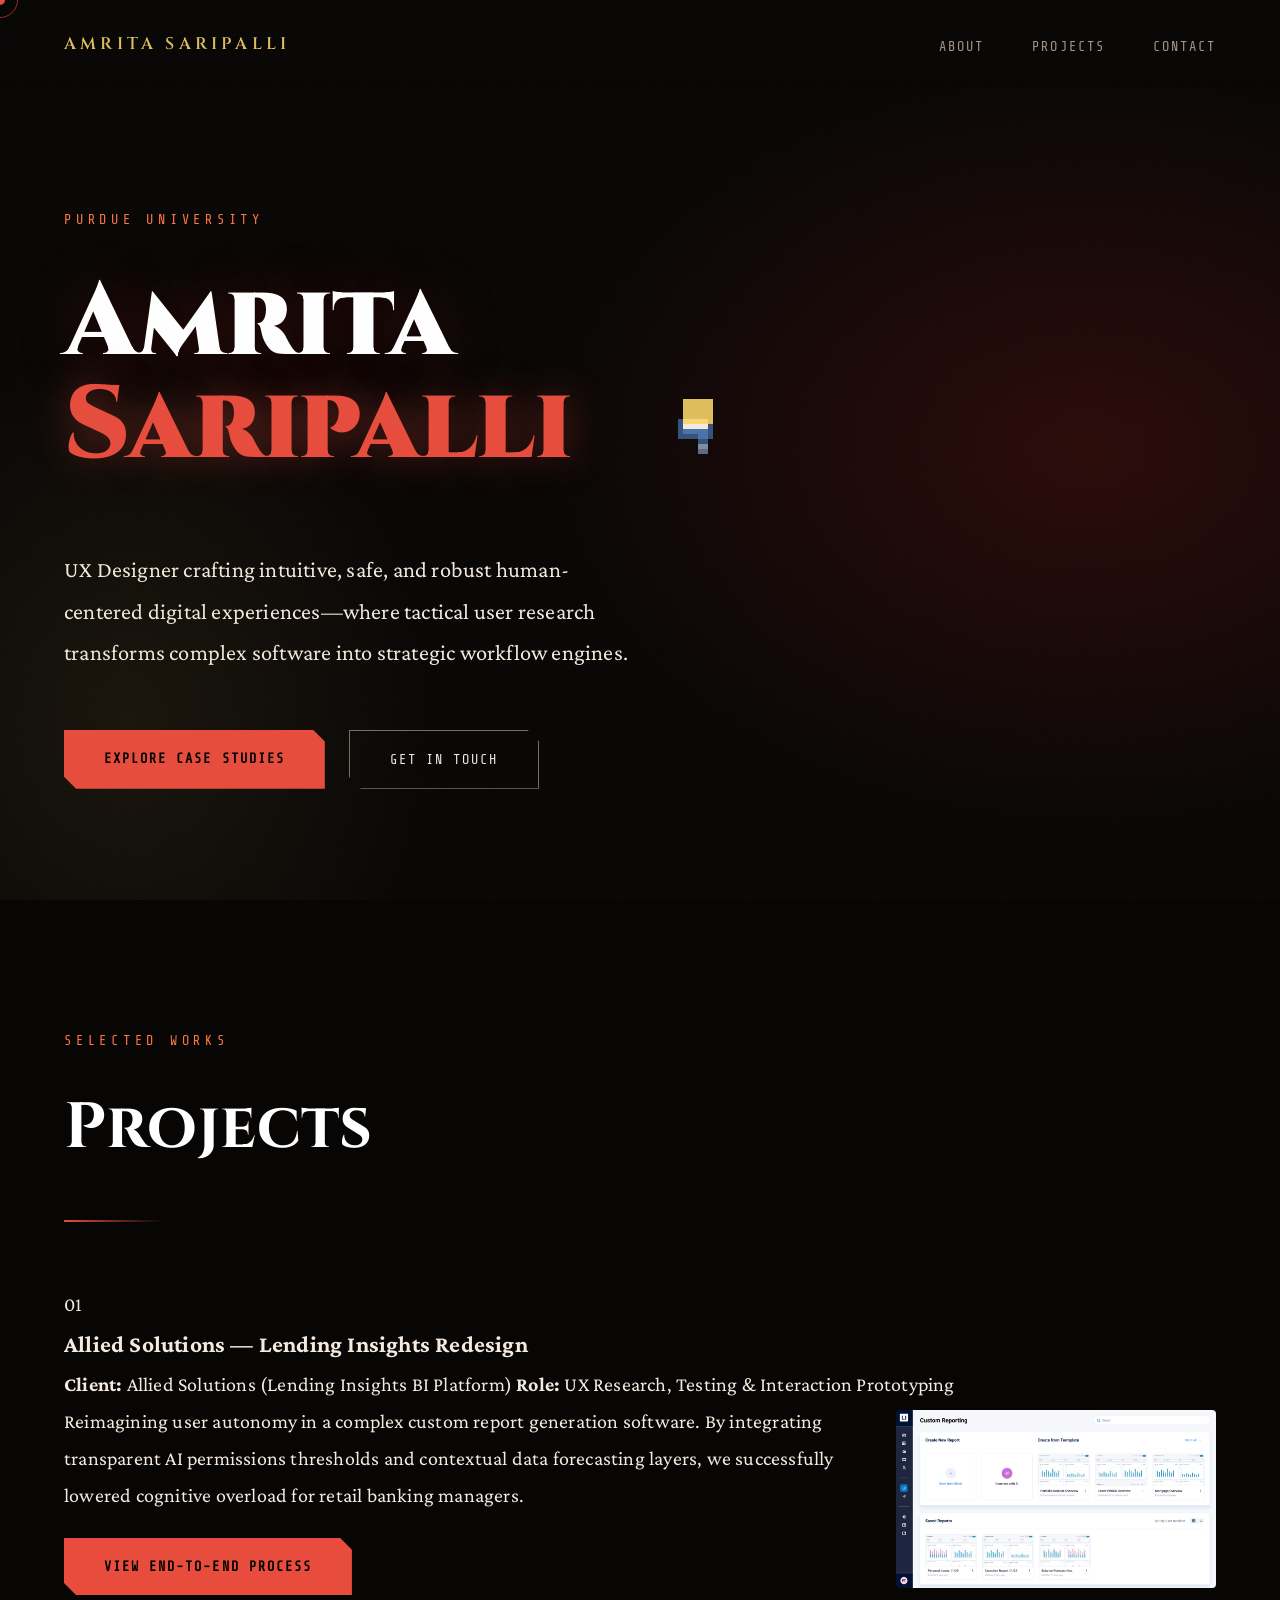
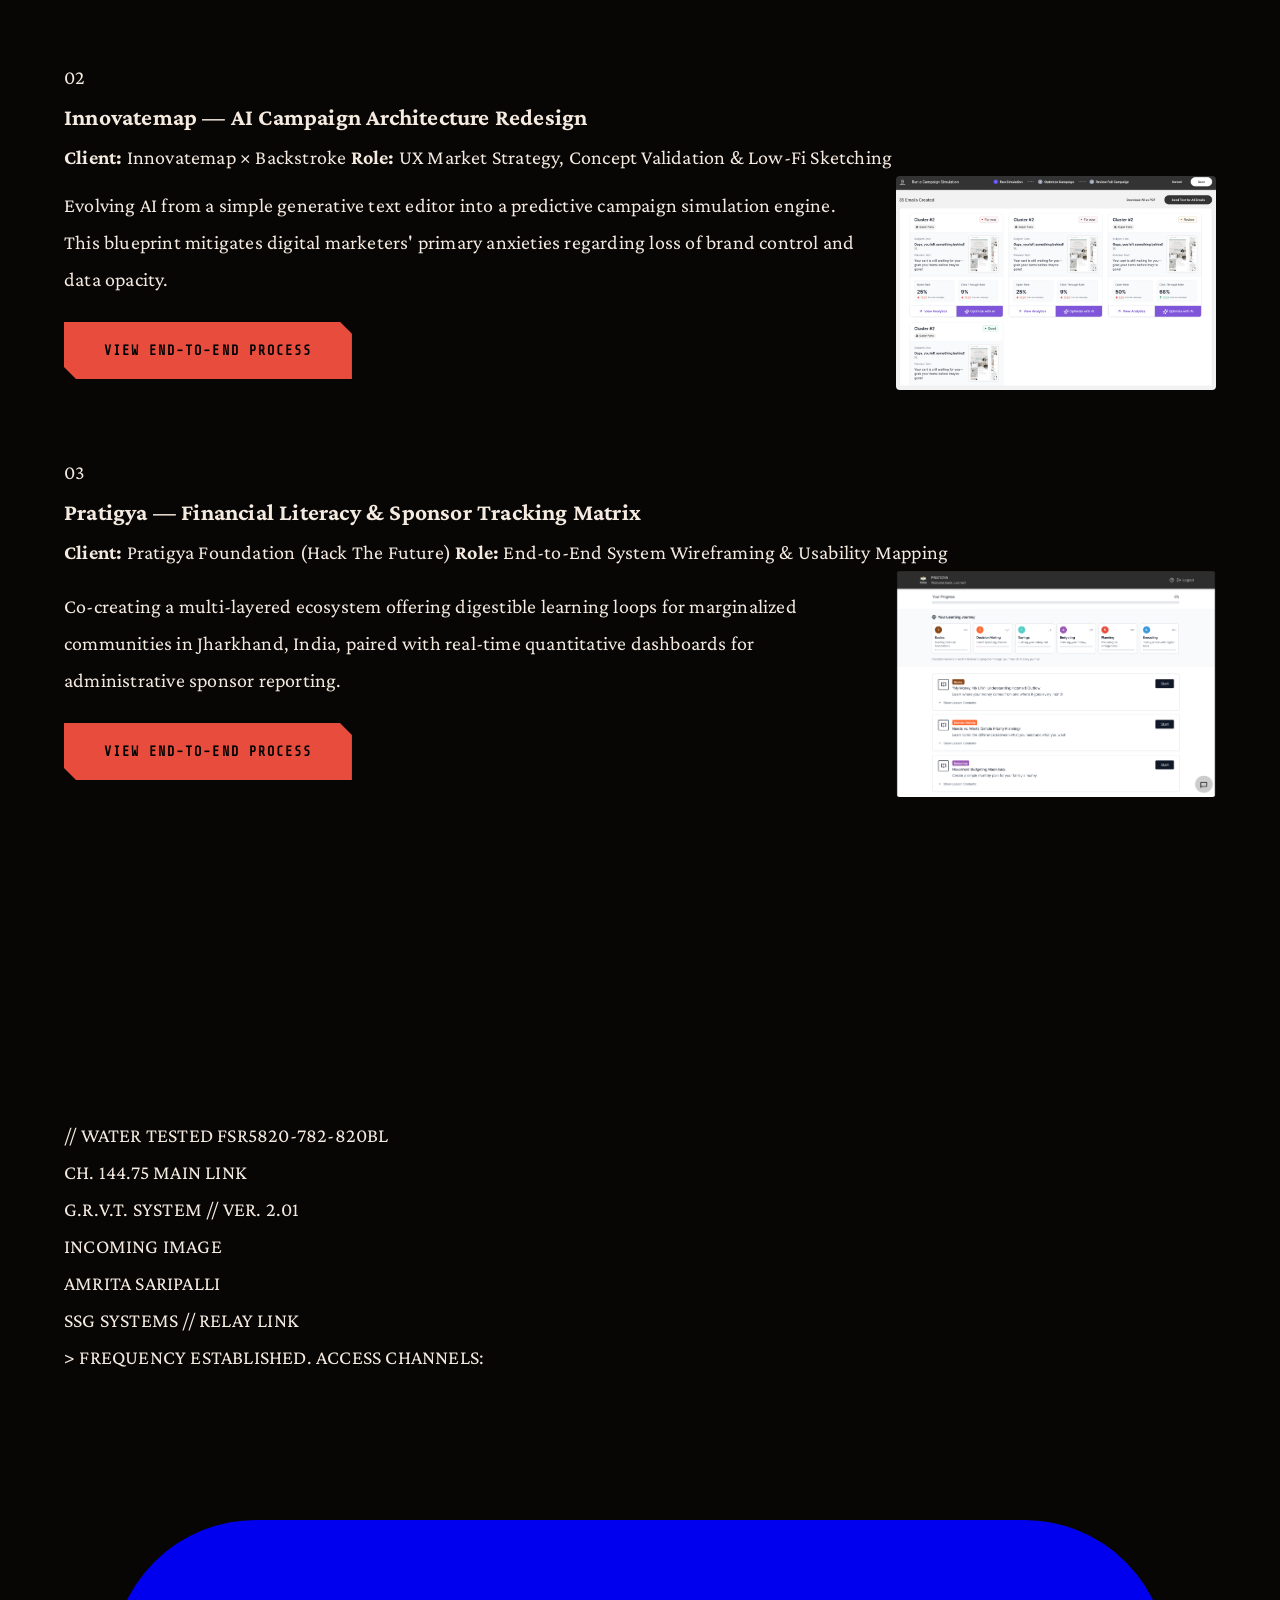
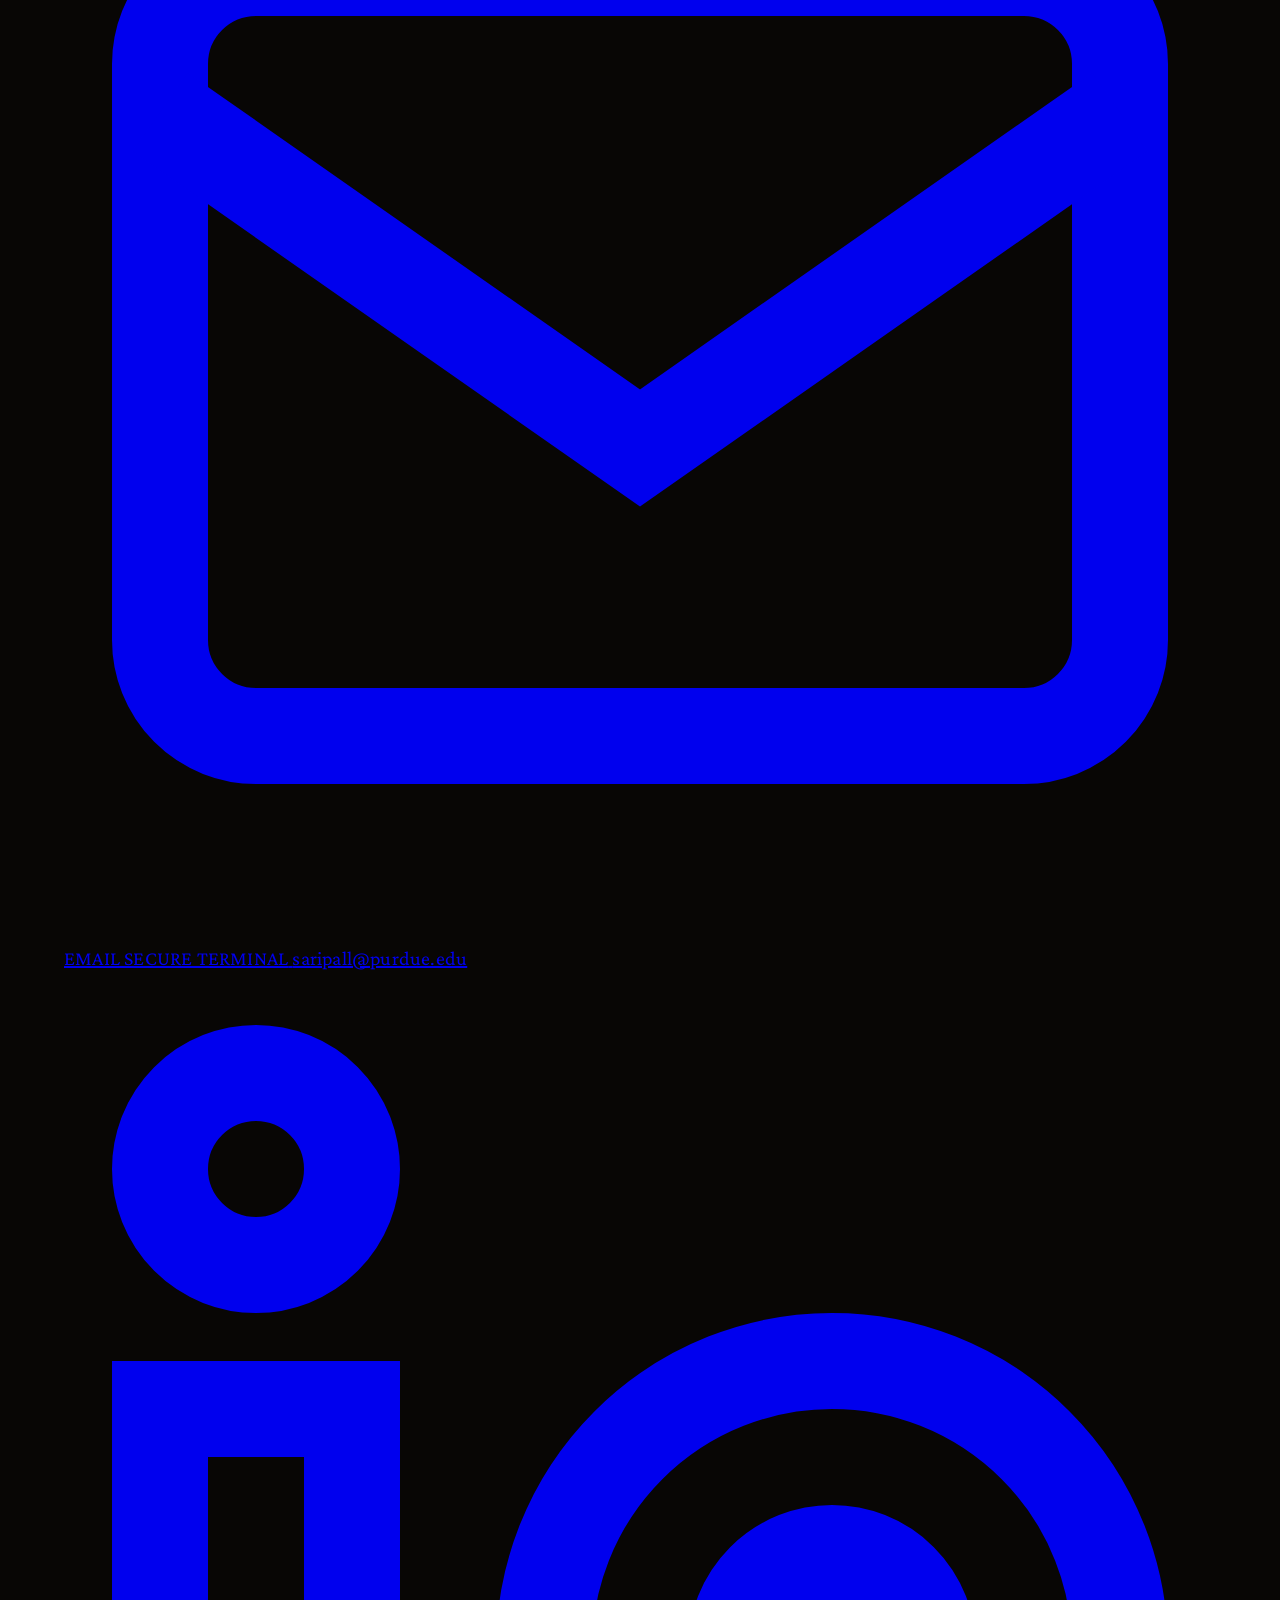
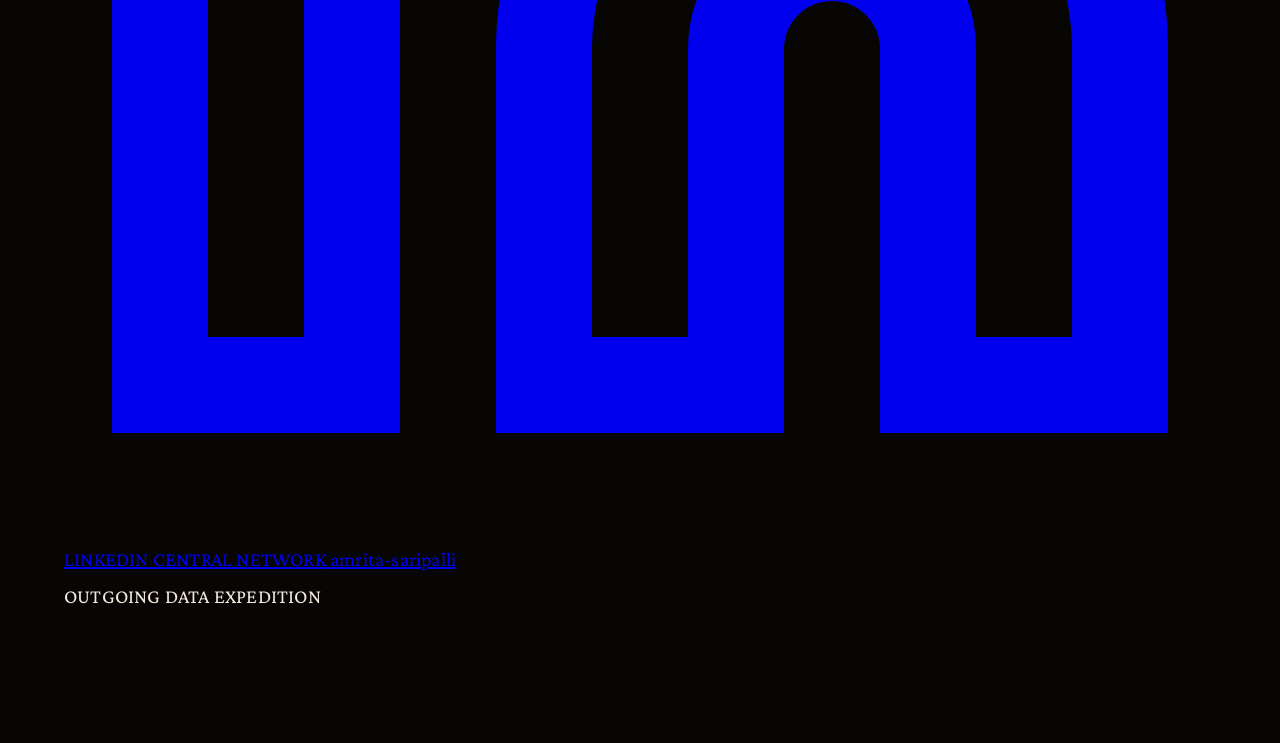
<file: index.html>
<!DOCTYPE html>
<html lang="en">
<head>
  <meta charset="UTF-8" />
  <meta name="viewport" content="width=device-width, initial-scale=1.0" />
  <title>Amrita Saripalli — UX Portfolio</title>
  <link rel="preconnect" href="https://fonts.googleapis.com">
  <link rel="preconnect" href="https://fonts.gstatic.com" crossorigin>
  <link href="https://fonts.googleapis.com/css2?family=Cinzel:wght@400;600;900&family=Crimson+Pro:ital,wght@0,300;0,400;0,600;1,300;1,400&family=Share+Tech+Mono&display=swap" rel="stylesheet">
  <link rel="stylesheet" href="style.css"> 
</head>
<body>

  <div id="cursor-dot"></div>
  <div id="cursor-ring"></div>

  <nav>
    <a href="index.html" class="nav-logo">Amrita Saripalli</a>
    <ul class="nav-links">
      <li><a href="about.html">About</a></li>
      <li><a href="index.html#projects">Projects</a></li>
      <li><a href="index.html#contact">Contact</a></li>
    </ul>
  </nav>

  <section id="hero">
    <p class="hero-eyebrow">Purdue University</p>
    <!-- CONTAINER FOR NAME AND ANIMATION RENDER LAYERS -->
    <div class="hero-name-interactive-group">
      <h1 class="hero-name">Amrita<br><span>Saripalli</span></h1>
      
      <!-- PURE CSS LEON COMPANION TERMINAL -->
      <div class="name-companion-leon"></div>
    </div>
    <p class="hero-tagline">
      UX Designer crafting intuitive, safe, and robust human-centered digital experiences—where tactical user research transforms complex software into strategic workflow engines.
    </p>
    <div class="hero-cta">
      <a href="#projects" class="btn-primary">Explore Case Studies</a>
      <a href="#contact" class="btn-ghost">Get in Touch</a>
    </div>
  </section>

  <section id="projects">
    <p class="section-label">Selected Works</p>
    <h2 class="section-title">Projects</h2>
    <div class="section-divider"></div>

    <!-- PROJECT 1 -->
    <div class="project-entry visible" id="allied">
      <div class="project-header">
        <span class="project-number">01</span>
        <h3 class="project-title">Allied Solutions — Lending Insights Redesign</h3>
        <div class="project-meta">
          <span><strong>Client:</strong> Allied Solutions (Lending Insights BI Platform)</span>
          <span><strong>Role:</strong> UX Research, Testing & Interaction Prototyping</span>
        </div>
      </div>
      <div class="project-overview">
        <div class="project-desc">
          <p>Reimagining user autonomy in a complex custom report generation software. By integrating transparent AI permissions thresholds and contextual data forecasting layers, we successfully lowered cognitive overload for retail banking managers.</p>
          <a href="allied.html" class="btn-primary" style="margin-top: 1.5rem;">View End-To-End Process</a>
        </div>
        <div class="project-sidebar">
          <img src="./images/allied/hifi-6.jpg" alt="Allied Solutions Preview" style="width: 100%; border-radius: 4px;">
        </div>
      </div>
    </div>

    <div class="project-divider"></div>

    <!-- PROJECT 2 -->
    <div class="project-entry visible" id="innovatemap">
      <div class="project-header">
        <span class="project-number">02</span>
        <h3 class="project-title">Innovatemap — AI Campaign Architecture Redesign</h3>
        <div class="project-meta">
          <span><strong>Client:</strong> Innovatemap × Backstroke</span>
          <span><strong>Role:</strong> UX Market Strategy, Concept Validation & Low-Fi Sketching</span>
        </div>
      </div>
      <div class="project-overview">
        <div class="project-desc">
          <p>Evolving AI from a simple generative text editor into a predictive campaign simulation engine. This blueprint mitigates digital marketers' primary anxieties regarding loss of brand control and data opacity.</p>
          <a href="innovatemap.html" class="btn-primary" style="margin-top: 1.5rem;">View End-To-End Process</a>
        </div>
        <div class="project-sidebar">
          <img src="images/innovatemap/hifi-preview.jpg" alt="Innovatemap Preview" style="width: 100%; border-radius: 4px;">
        </div>
      </div>
    </div>

    <div class="project-divider"></div>

    <!-- PROJECT 3 -->
    <div class="project-entry visible" id="pratigya">
      <div class="project-header">
        <span class="project-number">03</span>
        <h3 class="project-title">Pratigya — Financial Literacy & Sponsor Tracking Matrix</h3>
        <div class="project-meta">
          <span><strong>Client:</strong> Pratigya Foundation (Hack The Future)</span>
          <span><strong>Role:</strong> End-to-End System Wireframing & Usability Mapping</span>
        </div>
      </div>
      <div class="project-overview">
        <div class="project-desc">
          <p>Co-creating a multi-layered ecosystem offering digestible learning loops for marginalized communities in Jharkhand, India, paired with real-time quantitative dashboards for administrative sponsor reporting.</p>
          <a href="pratigya.html" class="btn-primary" style="margin-top: 1.5rem;">View End-To-End Process</a>
        </div>
        <div class="project-sidebar">
          <img src="images/pratigya/hifi_pratigya.png" alt="Pratigya Preview" style="width: 100%; border-radius: 4px;">
        </div>
      </div>
    </div>
  </section>

  <section id="contact">
    <div class="codec-wrapper">
      
      <header class="codec-hud-top">
        <div class="hud-hardware-module">
          <span class="hud-light-indicator"></span>
          <p class="hud-serial">// WATER TESTED FSR5820-782-820BL</p>
        </div>
        <div class="hud-frequency">CH. 144.75 MAIN LINK</div>
      </header>

      <div class="codec-display-matrix">
        
        <article class="codec-screen-panel profile-origin">
          <header class="panel-tag">G.R.V.T. SYSTEM // VER. 2.01</header>
          <div class="panel-screen-viewfinder">
            <div class="vfr-scanlines"></div>
            <div class="vfr-avatar-placeholder">
              <p class="vfr-label">INCOMING IMAGE</p>
            </div>
          </div>
          <footer class="panel-footer-identity">AMRITA SARIPALLI</footer>
        </article>

        <article class="codec-screen-panel transmission-target">
          <header class="panel-tag">SSG SYSTEMS // RELAY LINK</header>
          <div class="panel-screen-viewfinder">
            <div class="vfr-scanlines"></div>
            <div class="vfr-social-feed">
              <p class="feed-status-text">> FREQUENCY ESTABLISHED. ACCESS CHANNELS:</p>
              
              <div class="communicator-channels">
                <a href="mailto:saripall@purdue.edu" class="comms-btn">
                  <svg class="comms-icon" viewBox="0 0 24 24" fill="none" stroke="currentColor" stroke-width="2">
                    <rect x="2" y="4" width="20" height="16" rx="2"/><path d="m22 7-10 7L2 7"/>
                  </svg>
                  <div class="comms-label-group">
                    <span class="comms-pre">EMAIL SECURE TERMINAL</span>
                    <span class="comms-address">saripall@purdue.edu</span>
                  </div>
                </a>

                <a href="www.linkedin.com/in/amrita-saripalli-b3a3a8249" target="_blank" class="comms-btn">
                  <svg class="comms-icon" viewBox="0 0 24 24" fill="none" stroke="currentColor" stroke-width="2">
                    <path d="M16 8a6 6 0 0 1 6 6v7h-4v-7a2 2 0 0 0-2-2 2 2 0 0 0-2 2v7h-4v-7a6 6 0 0 1 6-6z"/><rect x="2" y="9" width="4" height="12"/><circle cx="4" cy="4" r="2"/>
                  </svg>
                  <div class="comms-label-group">
                    <span class="comms-pre">LINKEDIN CENTRAL NETWORK</span>
                    <span class="comms-address">amrita-saripalli</span>
                  </div>
                </a>
              </div>

            </div>
          </div>
          <footer class="panel-footer-identity">OUTGOING DATA EXPEDITION</footer>
        </article>

      </div>

    </div>
  </section>
  
  <script src="main.js"></script> 
</body>
</html>
</file>
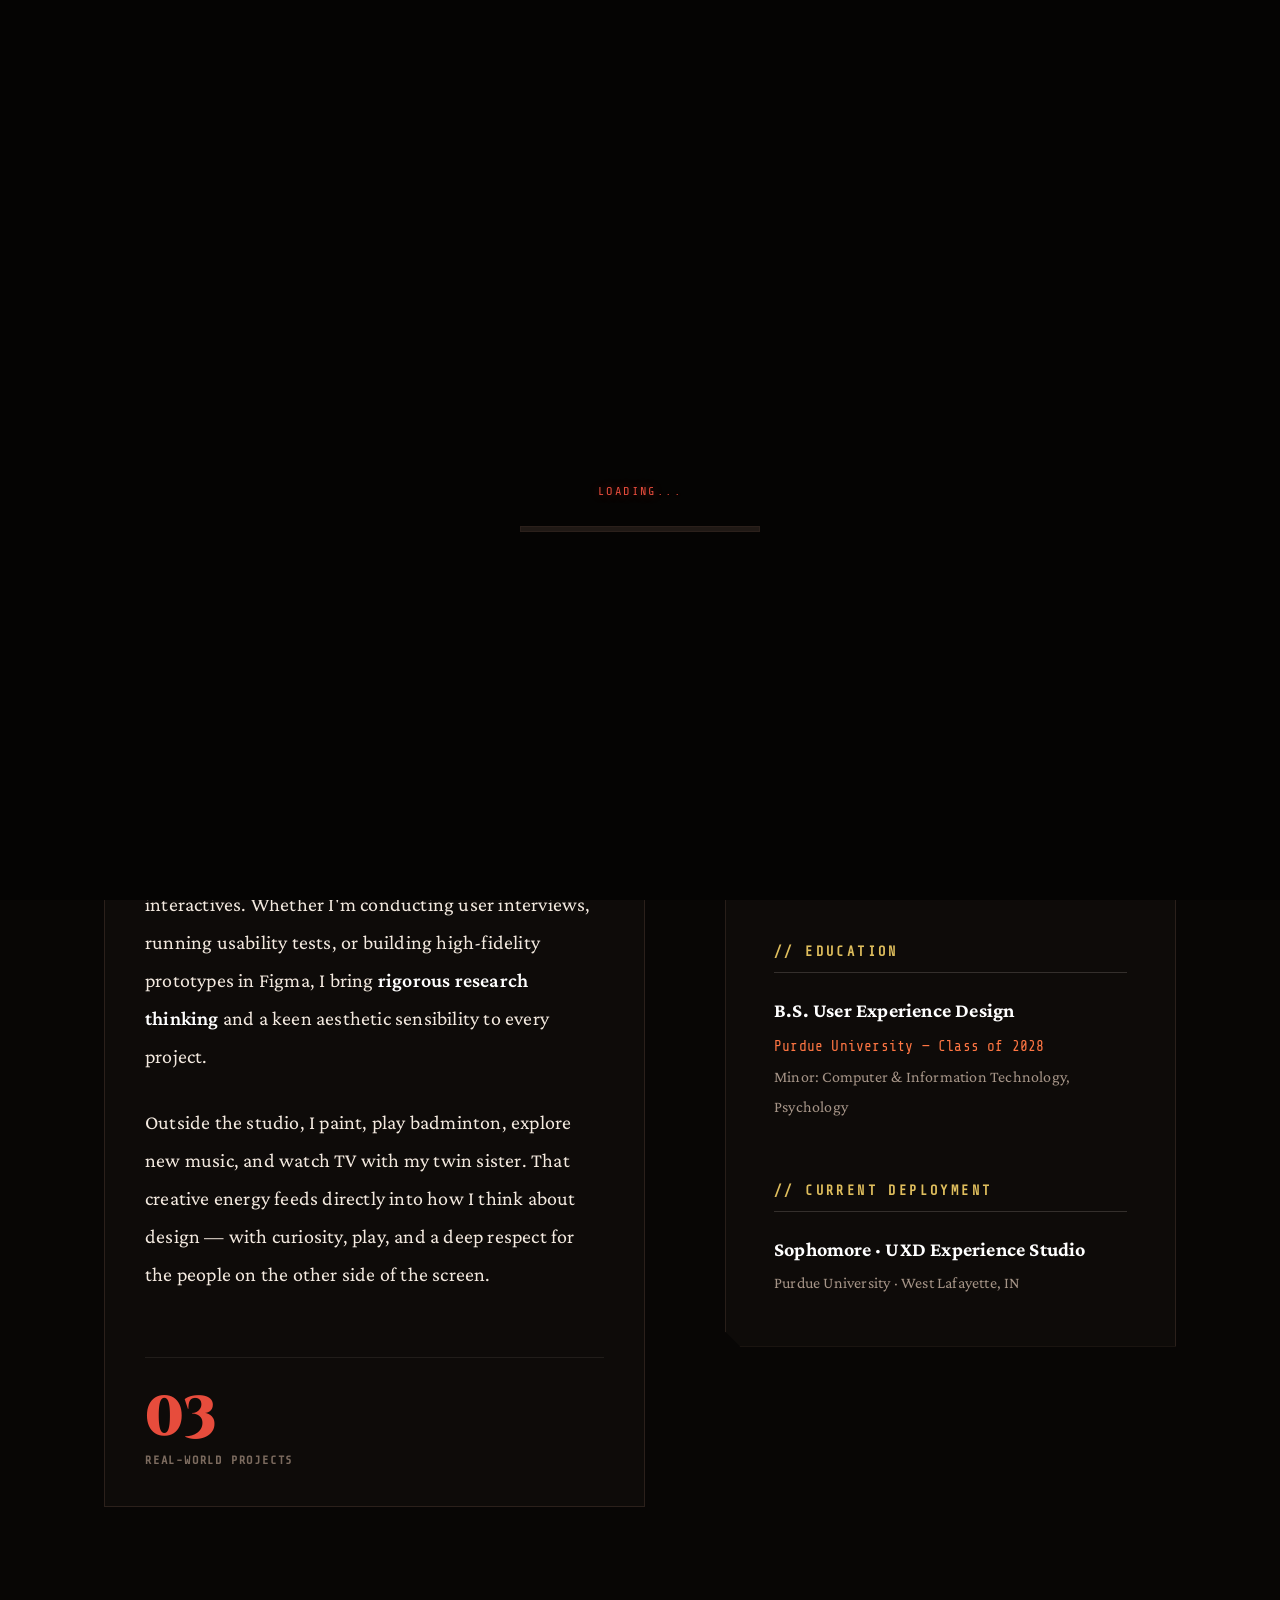
<file: about.html>
<!DOCTYPE html>
<html lang="en">
<head>
  <meta charset="UTF-8" />
  <meta name="viewport" content="width=device-width, initial-scale=1.0" />
  <title>About — Amrita Saripalli</title>
  <link rel="preconnect" href="https://fonts.googleapis.com">
  <link rel="preconnect" href="https://fonts.gstatic.com" crossorigin>
  <link href="https://fonts.googleapis.com/css2?family=Cinzel:wght@400;600;900&family=Crimson+Pro:ital,wght@0,300;0,400;0,600;1,300;1,400&family=Share+Tech+Mono&display=swap" rel="stylesheet">
  <link rel="stylesheet" href="style.css">
</head>
<body>

  <div id="game-loader">
    <div class="loader-content">
      <div class="pixel-leon"></div>
      <p class="loader-text">LOADING...</p>
      <div class="loader-bar-container">
        <div class="loader-bar"></div>
      </div>
    </div>
  </div>

  <div id="cursor-dot"></div>
  <div id="cursor-ring"></div>

  <nav>
    <a href="index.html" class="nav-logo">Amrita Saripalli</a>
    <ul class="nav-links">
      <li><a href="about.html" style="color: var(--canvas);">About</a></li>
      <li><a href="index.html#projects">Work</a></li>
      <li><a href="index.html#contact">Contact</a></li>
    </ul>
  </nav>

  <main class="clean-about-wrapper">
    <header class="about-hero-header">
      <h2 class="section-title">Designer. Researcher.<br>Problem Solver.</h2>
      <div class="section-divider"></div>
    </header>

    <div class="clean-about-grid">
      
      <section class="bio-panel standard-about-box">
        <div class="text-block biography-content-text">
          <p>
            I'm <strong>Amrita Saripalli</strong>, a second-year UX Design student at Purdue University pursuing a Bachelor's degree with a minor in <em>Computer & Information Technology</em>. I sit at the intersection of design, technology, and human behavior — driven by a belief that the best digital experiences feel invisible.
          </p>
          <p>
            My work spans enterprise analytics platforms, AI-powered marketing tools, and museum exhibit interactives. Whether I'm conducting user interviews, running usability tests, or building high-fidelity prototypes in Figma, I bring <strong>rigorous research thinking</strong> and a keen aesthetic sensibility to every project.
          </p>
          <p>
            Outside the studio, I paint, play badminton, explore new music, and watch TV with my twin sister. That creative energy feeds directly into how I think about design — with curiosity, play, and a deep respect for the people on the other side of the screen.
          </p>
        </div>

        <div class="clean-stats-row">
          <div class="clean-stat-item">
            <span class="stat-num">03</span>
            <span class="stat-lbl">Real-World Projects</span>
      </section>

      <aside class="meta-panel">
        
        <div class="meta-section">
          <h4 class="meta-title">// Tools & Methods</h4>
          <div class="clean-tags-container">
            <span class="tag">Figma,</span>
            <span class="tag">Framer,</span>
            <span class="tag">Notion,</span>
            <span class="tag">HTML / CSS,</span>
            <span class="tag">User Interviews,</span>
            <span class="tag">Usability Testing,</span>
            <span class="tag">Journey Mapping,</span>
            <span class="tag">Affinity Diagrams,</span>
            <span class="tag">Competitive Analysis,</span>
            <span class="tag">Wireframing,</span>
            <span class="tag">Hi-Fi Prototyping,</span>
            <span class="tag">A/B Testing,</span>
            <span class="tag">Concept Testing</span>
          </div>
        </div>

        <div class="meta-section">
          <h4 class="meta-title">// Education</h4>
          <div class="meta-details">
            <strong>B.S. User Experience Design</strong>
            <p class="sub-detail">Purdue University — Class of 2028</p>
            <p class="ash-detail">Minor: Computer & Information Technology, Psychology</p>
          </div>
        </div>

        <div class="meta-section">
          <h4 class="meta-title">// Current Deployment</h4>
          <div class="meta-details">
            <strong>Sophomore · UXD Experience Studio</strong>
            <p class="ash-detail">Purdue University · West Lafayette, IN</p>
          </div>
        </div>

      </aside>
    </div>
  </main>

  <div id="global-teleport-leon" class="global-patrol-leon">
    <div class="beam-cone-ray"></div>
  </div>

  <script src="main.js"></script>
</body>
</html>
</file>
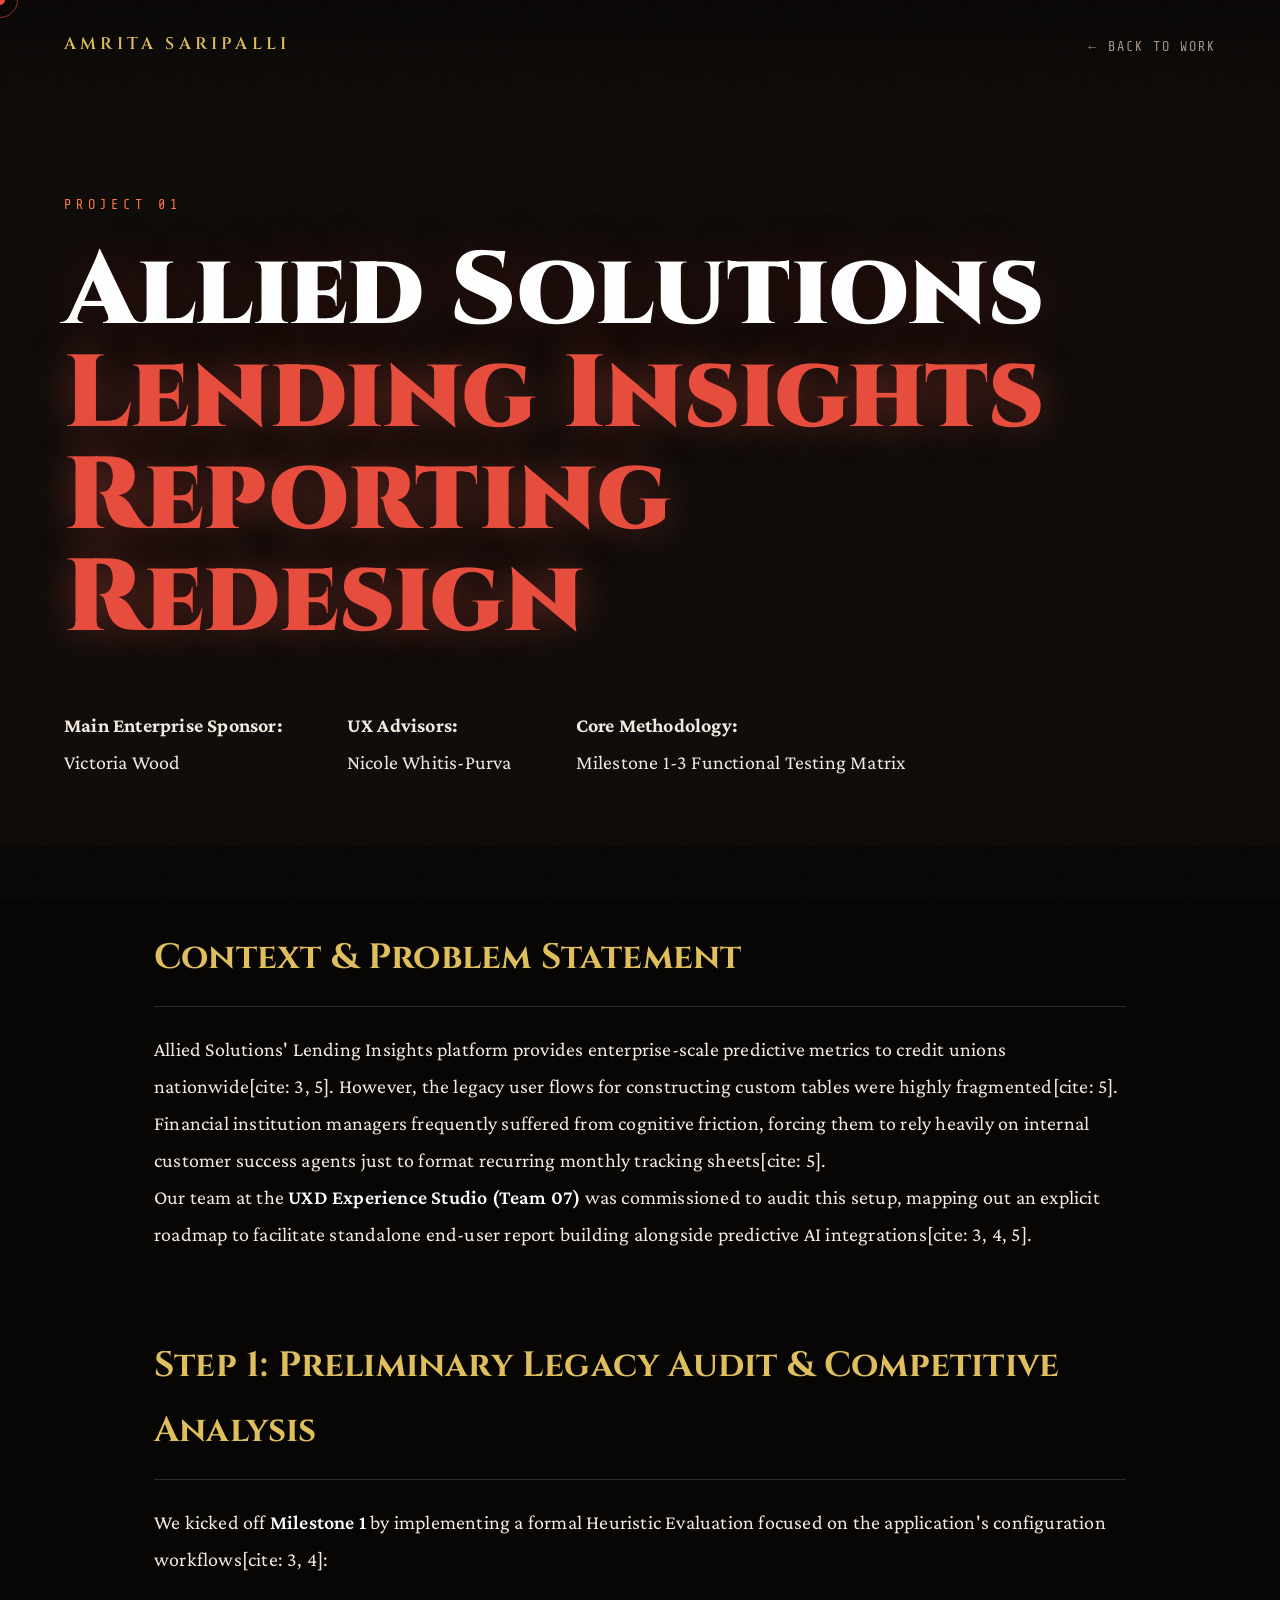
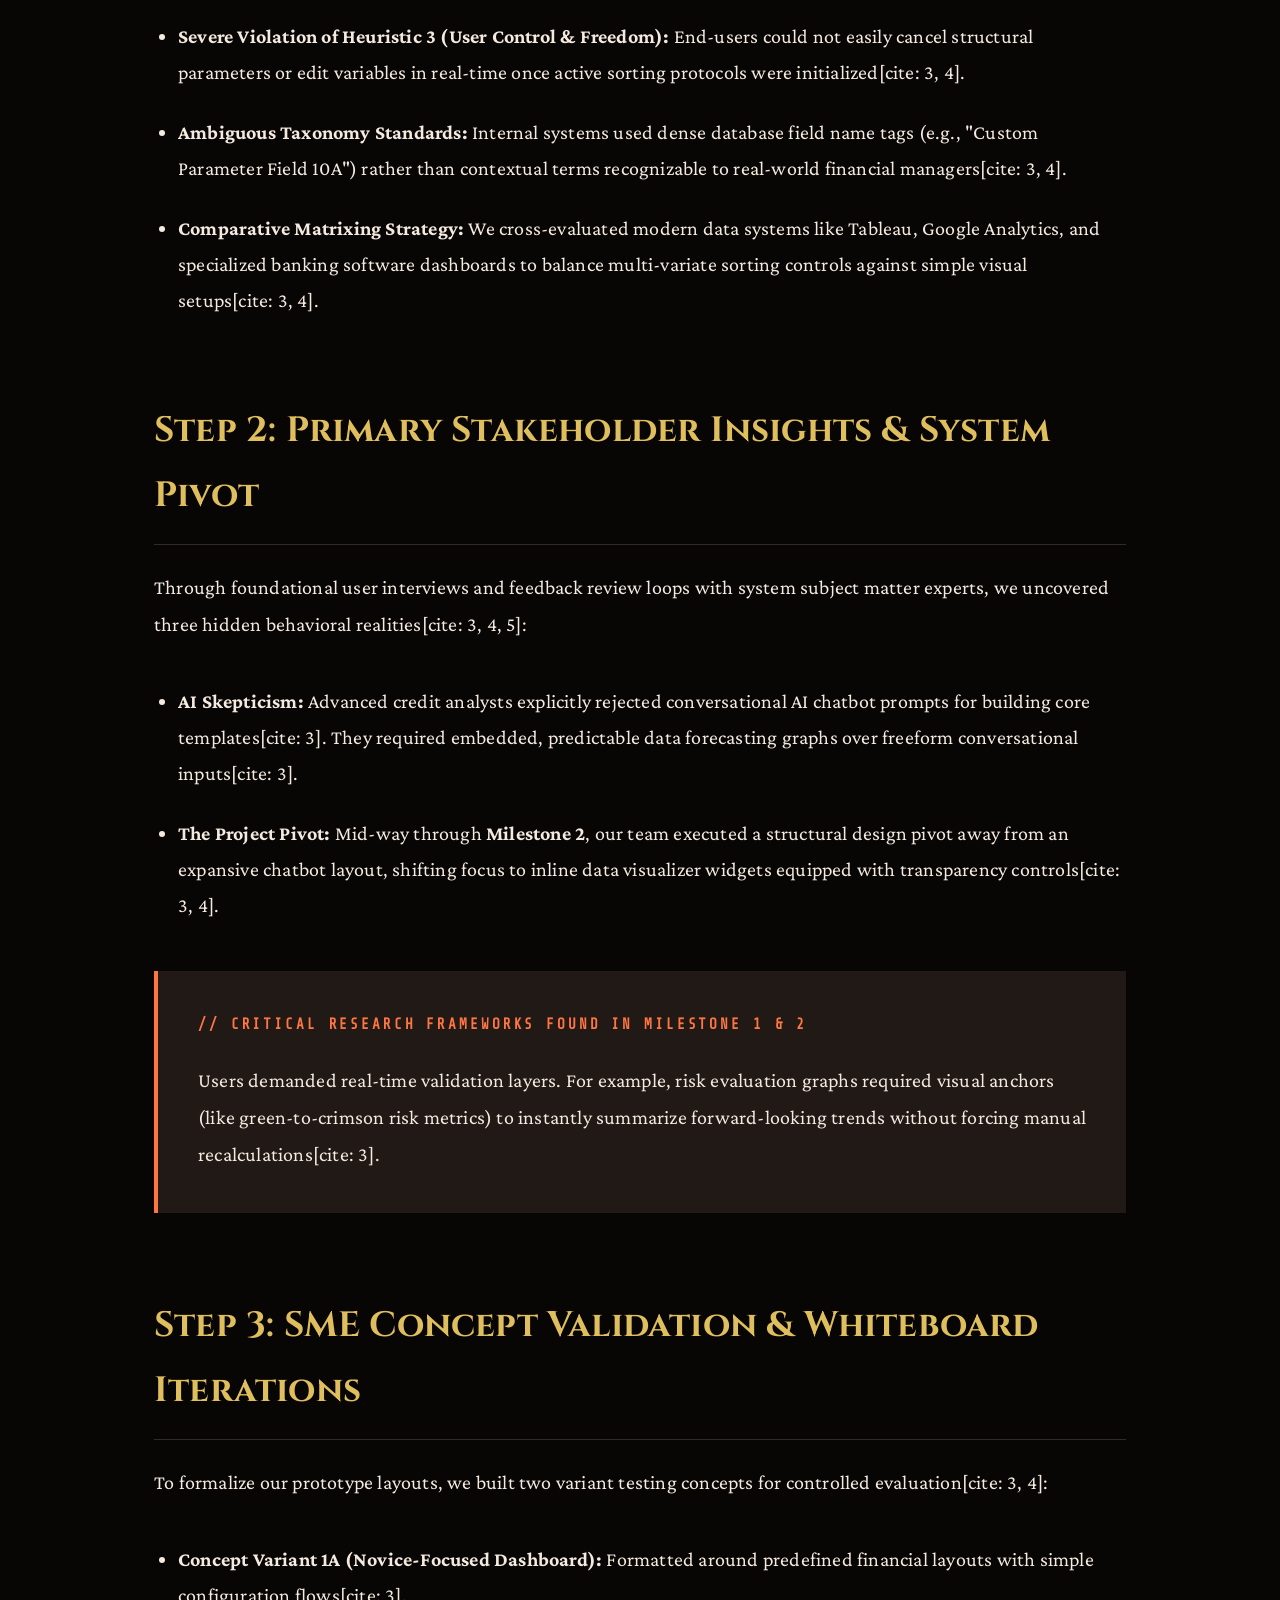
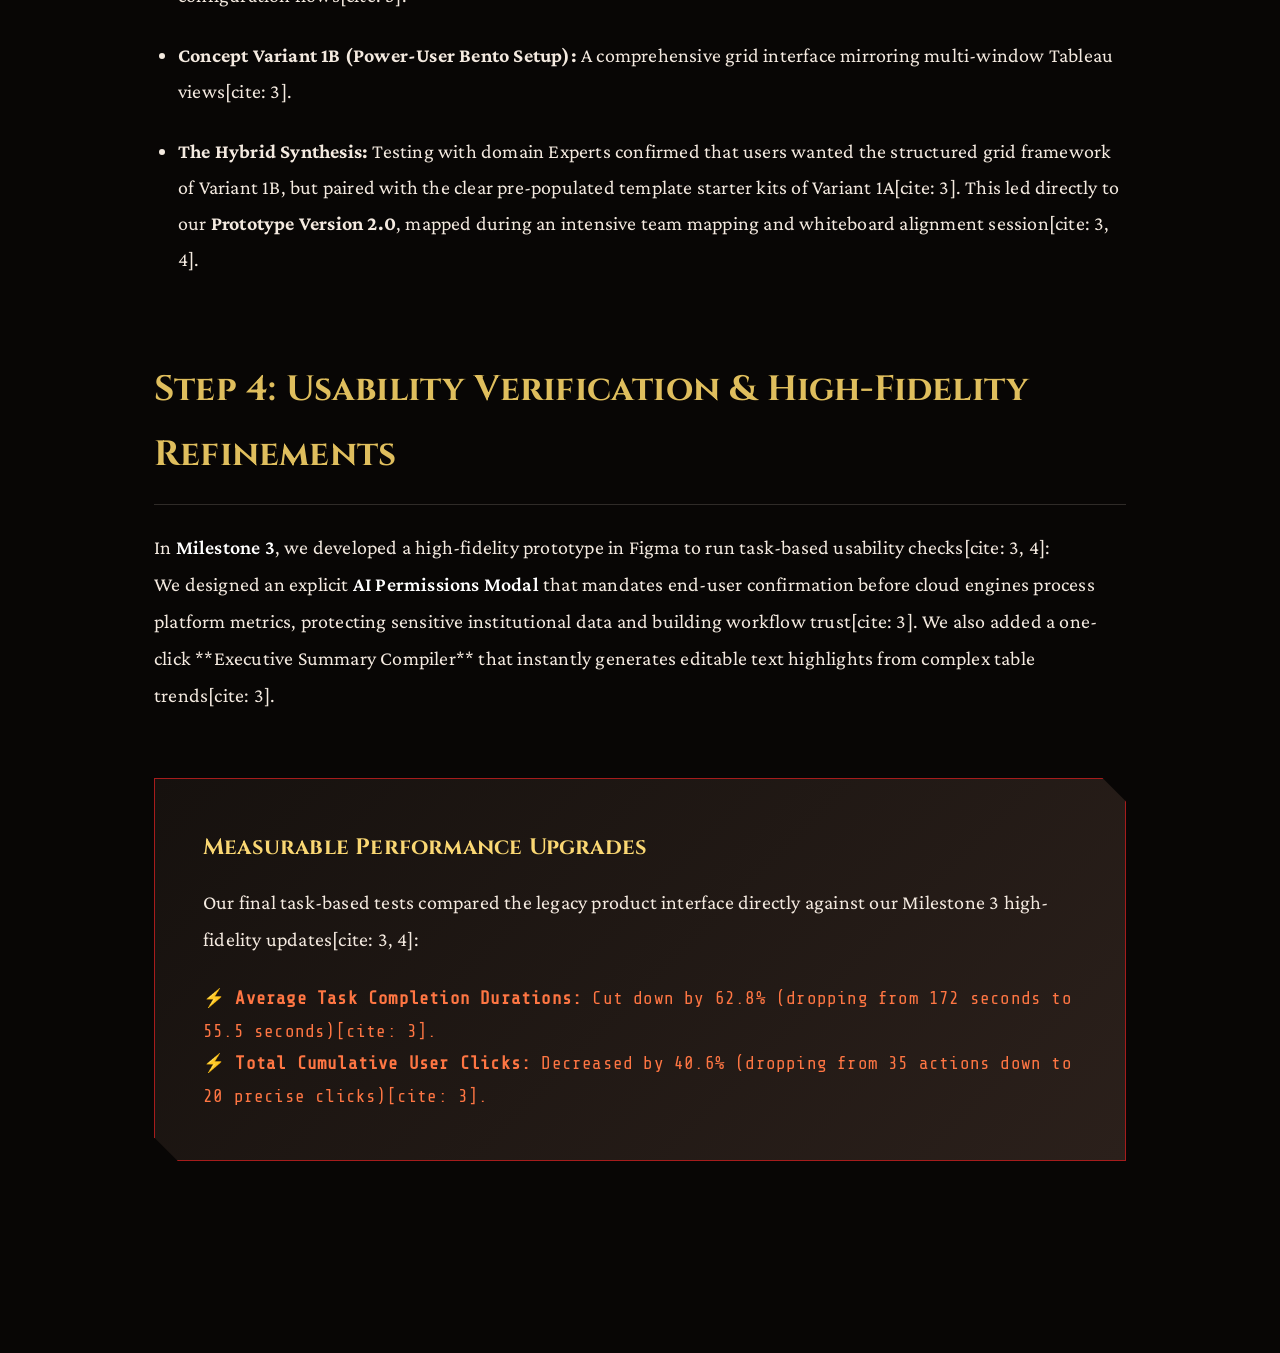
<file: allied.html>
<!DOCTYPE html>
<html lang="en">
<head>
  <meta charset="UTF-8" />
  <meta name="viewport" content="width=device-width, initial-scale=1.0" />
  <title>Allied Solutions — Case Study</title>
  <link rel="preconnect" href="https://fonts.googleapis.com">
  <link rel="preconnect" href="https://fonts.gstatic.com" crossorigin>
  <link href="https://fonts.googleapis.com/css2?family=Cinzel:wght@400;600;900&family=Crimson+Pro:ital,wght@0,300;0,400;0,600;1,300;1,400&family=Share+Tech+Mono&display=swap" rel="stylesheet">
  <link rel="stylesheet" href="style.css">
  <style>
      #project-hero { padding: 12rem 4rem 4rem; background: var(--void); }
      .case-study-body { padding: 0 4rem 8rem; max-width: 1100px; margin: 0 auto; }
      .phase-heading { font-family: var(--font-display); font-size: 2.2rem; color: var(--gold); margin: 5rem 0 1.5rem; border-bottom: 1px solid var(--fog-md); padding-bottom: 1rem; }
  </style>
</head>
<body>

  <div id="cursor-dot"></div>
  <div id="cursor-ring"></div>

  <nav>
    <a href="index.html" class="nav-logo">Amrita Saripalli</a>
    <ul class="nav-links">
      <li><a href="index.html#projects">← Back to Work</a></li>
    </ul>
  </nav>

  <section id="project-hero">
    <p class="hero-eyebrow">Project 01</p>
    <h1 class="hero-name" style="font-size: clamp(3rem, 6vw, 4.8rem);">Allied Solutions<br><span>Lending Insights Reporting Redesign</span></h1>
    
    <div class="project-meta" style="display: flex; flex-wrap: wrap; gap: 4rem; margin-top: 3.5rem; text-align: left;">
        <div><span><strong>Main Enterprise Sponsor:</strong><br>Victoria Wood</span></div>
        <div><span><strong>UX Advisors:</strong><br>Nicole Whitis-Purva</span></div>
        <div><span><strong>Core Methodology:</strong><br>Milestone 1-3 Functional Testing Matrix</span></div>
    </div>
  </section>

  <main class="case-study-body">
    
    <h2 class="phase-heading">Context & Problem Statement</h2>
    <div class="project-desc">
        <p>Allied Solutions' Lending Insights platform provides enterprise-scale predictive metrics to credit unions nationwide[cite: 3, 5]. However, the legacy user flows for constructing custom tables were highly fragmented[cite: 5]. Financial institution managers frequently suffered from cognitive friction, forcing them to rely heavily on internal customer success agents just to format recurring monthly tracking sheets[cite: 5].</p>
        <p>Our team at the <strong>UXD Experience Studio (Team 07)</strong> was commissioned to audit this setup, mapping out an explicit roadmap to facilitate standalone end-user report building alongside predictive AI integrations[cite: 3, 4, 5].</p>
    </div>

    <h2 class="phase-heading">Step 1: Preliminary Legacy Audit & Competitive Analysis</h2>
    <div class="project-desc">
        <p>We kicked off <strong>Milestone 1</strong> by implementing a formal Heuristic Evaluation focused on the application's configuration workflows[cite: 3, 4]:</p>
        <ul class="doc-list">
            <li><strong>Severe Violation of Heuristic 3 (User Control & Freedom):</strong> End-users could not easily cancel structural parameters or edit variables in real-time once active sorting protocols were initialized[cite: 3, 4].</li>
            <li><strong>Ambiguous Taxonomy Standards:</strong> Internal systems used dense database field name tags (e.g., "Custom Parameter Field 10A") rather than contextual terms recognizable to real-world financial managers[cite: 3, 4].</li>
            <li><strong>Comparative Matrixing Strategy:</strong> We cross-evaluated modern data systems like Tableau, Google Analytics, and specialized banking software dashboards to balance multi-variate sorting controls against simple visual setups[cite: 3, 4].</li>
        </ul>
    </div>

    <h2 class="phase-heading">Step 2: Primary Stakeholder Insights & System Pivot</h2>
    <div class="project-desc">
        <p>Through foundational user interviews and feedback review loops with system subject matter experts, we uncovered three hidden behavioral realities[cite: 3, 4, 5]:</p>
        <ul class="doc-list">
            <li><strong>AI Skepticism:</strong> Advanced credit analysts explicitly rejected conversational AI chatbot prompts for building core templates[cite: 3]. They required embedded, predictable data forecasting graphs over freeform conversational inputs[cite: 3].</li>
            <li><strong>The Project Pivot:</strong> Mid-way through <strong>Milestone 2</strong>, our team executed a structural design pivot away from an expansive chatbot layout, shifting focus to inline data visualizer widgets equipped with transparency controls[cite: 3, 4].</li>
        </ul>
    </div>

    <div class="findings-block">
      <h4>// Critical Research Frameworks Found In Milestone 1 & 2</h4>
      <p>Users demanded real-time validation layers. For example, risk evaluation graphs required visual anchors (like green-to-crimson risk metrics) to instantly summarize forward-looking trends without forcing manual recalculations[cite: 3].</p>
    </div>

    <h2 class="phase-heading">Step 3: SME Concept Validation & Whiteboard Iterations</h2>
    <div class="project-desc">
        <p>To formalize our prototype layouts, we built two variant testing concepts for controlled evaluation[cite: 3, 4]:</p>
        <ul class="doc-list">
            <li><strong>Concept Variant 1A (Novice-Focused Dashboard):</strong> Formatted around predefined financial layouts with simple configuration flows[cite: 3].</li>
            <li><strong>Concept Variant 1B (Power-User Bento Setup):</strong> A comprehensive grid interface mirroring multi-window Tableau views[cite: 3].</li>
            <li><strong>The Hybrid Synthesis:</strong> Testing with domain Experts confirmed that users wanted the structured grid framework of Variant 1B, but paired with the clear pre-populated template starter kits of Variant 1A[cite: 3]. This led directly to our <strong>Prototype Version 2.0</strong>, mapped during an intensive team mapping and whiteboard alignment session[cite: 3, 4].</li>
        </ul>
    </div>

    <h2 class="phase-heading">Step 4: Usability Verification & High-Fidelity Refinements</h2>
    <div class="project-desc">
        <p>In <strong>Milestone 3</strong>, we developed a high-fidelity prototype in Figma to run task-based usability checks[cite: 3, 4]:</p>
        <p>We designed an explicit <strong>AI Permissions Modal</strong> that mandates end-user confirmation before cloud engines process platform metrics, protecting sensitive institutional data and building workflow trust[cite: 3]. We also added a one-click **Executive Summary Compiler** that instantly generates editable text highlights from complex table trends[cite: 3].</p>
    </div>

    <div class="outcome-callout">
      <h4>Measurable Performance Upgrades</h4>
      <p>Our final task-based tests compared the legacy product interface directly against our Milestone 3 high-fidelity updates[cite: 3, 4]:</p>
      <ul style="color: var(--ember); font-family: var(--font-mono); font-size: 1.1rem; margin-top: 1.5rem; list-style-type: none;">
          <li>⚡ <strong>Average Task Completion Durations:</strong> Cut down by 62.8% (dropping from 172 seconds to 55.5 seconds)[cite: 3].</li>
          <li>⚡ <strong>Total Cumulative User Clicks:</strong> Decreased by 40.6% (dropping from 35 actions down to 20 precise clicks)[cite: 3].</li>
      </ul>
    </div>
  </main>

  <script src="main.js"></script>
</body>
</html>
</file>
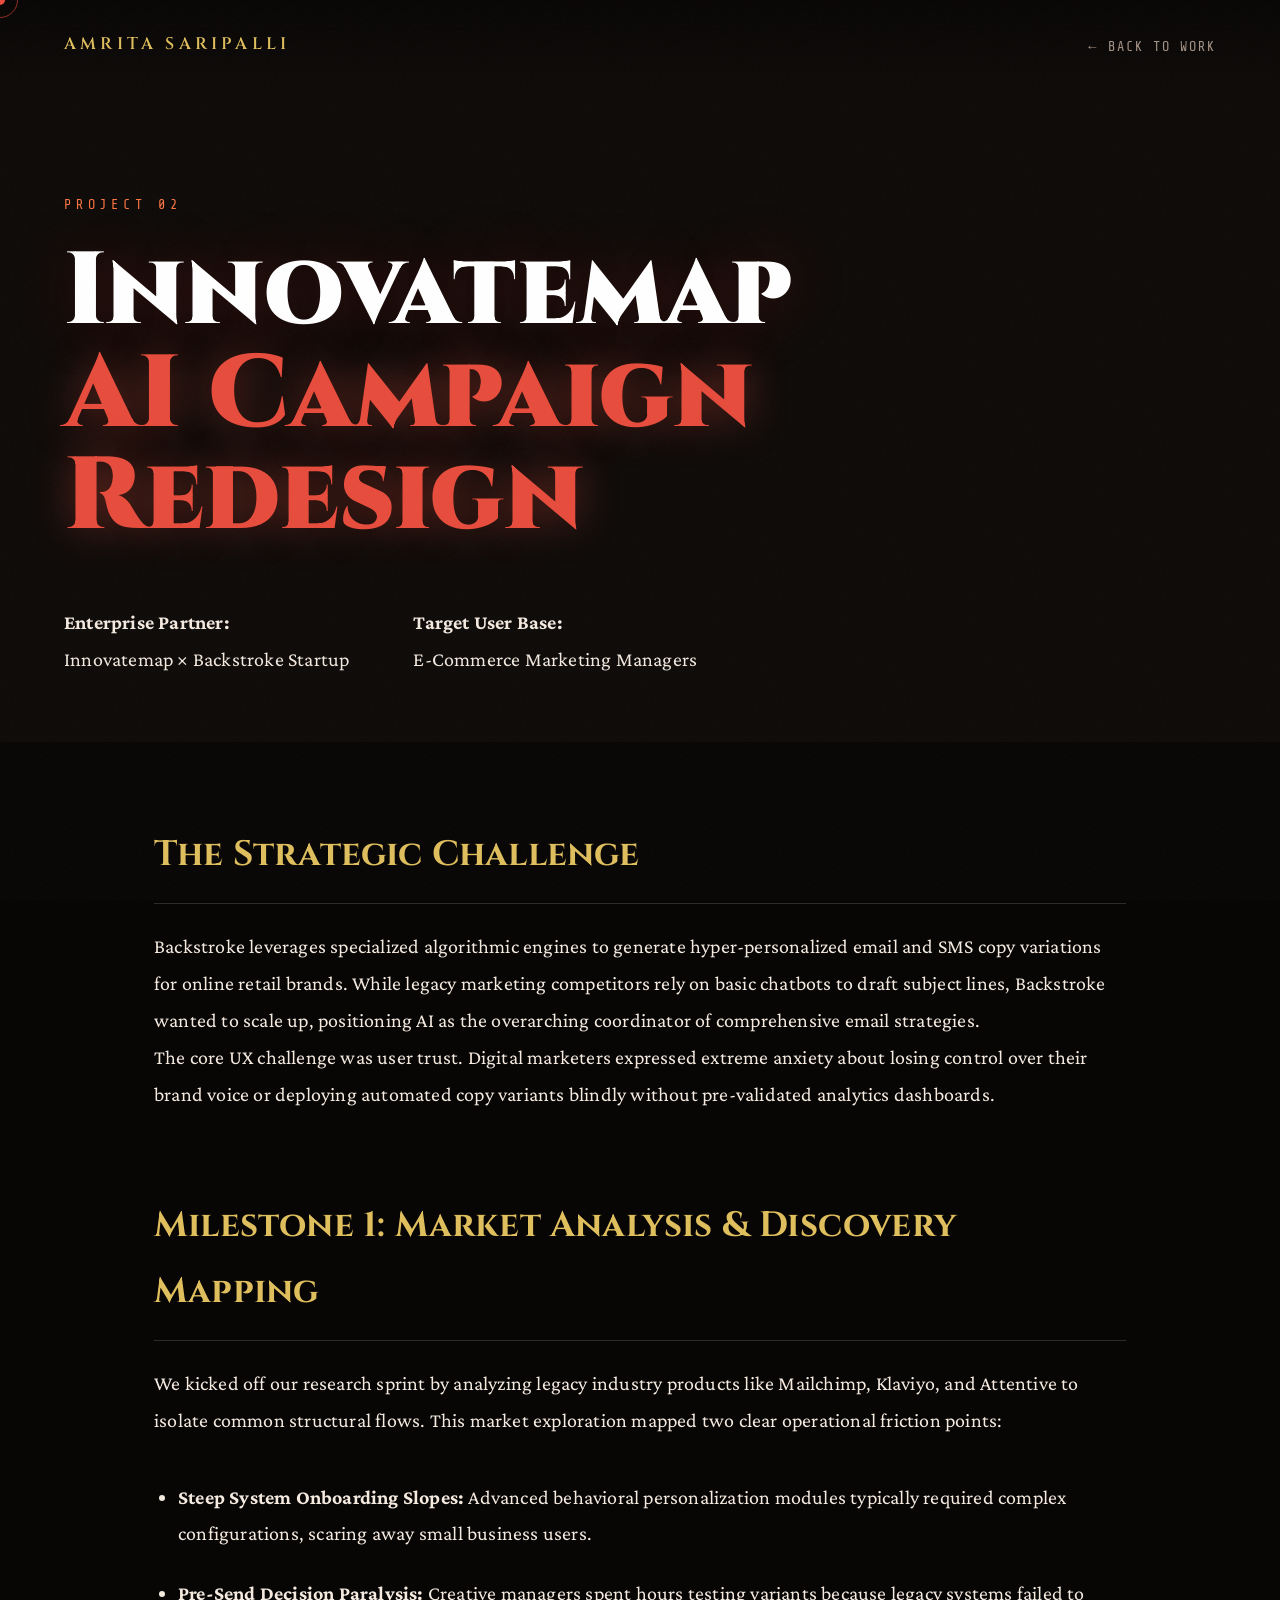
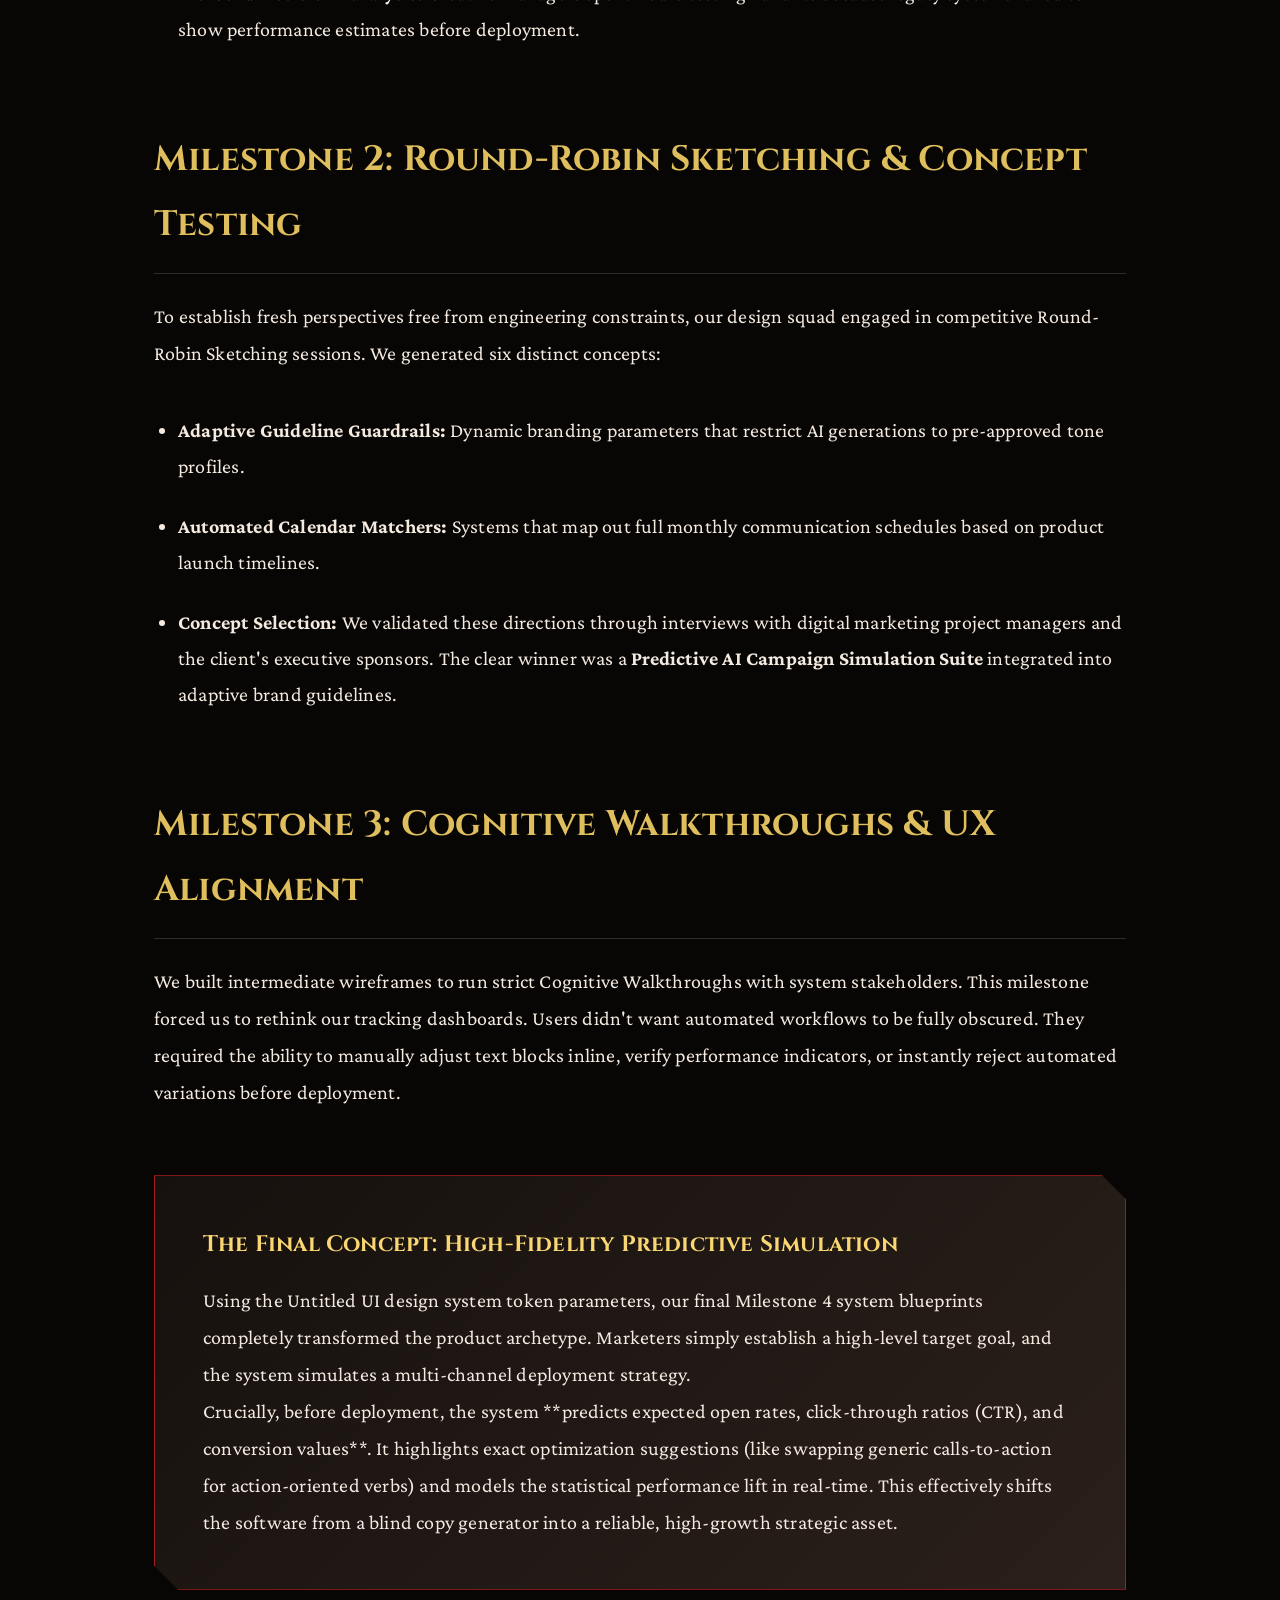
<file: innovatemap.html>
<!DOCTYPE html>
<html lang="en">
<head>
  <meta charset="UTF-8" />
  <meta name="viewport" content="width=device-width, initial-scale=1.0" />
  <title>Innovatemap — Case Study</title>
  <link rel="preconnect" href="https://fonts.googleapis.com">
  <link rel="preconnect" href="https://fonts.gstatic.com" crossorigin>
  <link href="https://fonts.googleapis.com/css2?family=Cinzel:wght@400;600;900&family=Crimson+Pro:ital,wght@0,300;0,400;0,600;1,300;1,400&family=Share+Tech+Mono&display=swap" rel="stylesheet">
  <link rel="stylesheet" href="style.css">
  <style>
      #project-hero { padding: 12rem 4rem 4rem; background: var(--void); }
      .case-study-body { padding: 0 4rem 8rem; max-width: 1100px; margin: 0 auto; }
      .phase-heading { font-family: var(--font-display); font-size: 2.2rem; color: var(--gold); margin: 5rem 0 1.5rem; border-bottom: 1px solid var(--fog-md); padding-bottom: 1rem; }
  </style>
</head>
<body>

  <div id="cursor-dot"></div>
  <div id="cursor-ring"></div>

  <nav>
    <a href="index.html" class="nav-logo">Amrita Saripalli</a>
    <ul class="nav-links">
      <li><a href="index.html#projects">← Back to Work</a></li>
    </ul>
  </nav>

  <section id="project-hero">
    <p class="hero-eyebrow">Project 02</p>
    <h1 class="hero-name" style="font-size: clamp(3rem, 6vw, 4.8rem);">Innovatemap<br><span>AI Campaign Redesign</span></h1>
    
    <div class="project-meta" style="display: flex; flex-wrap: wrap; gap: 4rem; margin-top: 3.5rem; text-align: left;">
        <div><span><strong>Enterprise Partner:</strong><br>Innovatemap × Backstroke Startup</span></div>
        <div><span><strong>Target User Base:</strong><br>E-Commerce Marketing Managers</span></div>
    </div>
  </section>

  <main class="case-study-body">
    
    <h2 class="phase-heading">The Strategic Challenge</h2>
    <div class="project-desc">
        <p>Backstroke leverages specialized algorithmic engines to generate hyper-personalized email and SMS copy variations for online retail brands. While legacy marketing competitors rely on basic chatbots to draft subject lines, Backstroke wanted to scale up, positioning AI as the overarching coordinator of comprehensive email strategies.</p>
        <p>The core UX challenge was user trust. Digital marketers expressed extreme anxiety about losing control over their brand voice or deploying automated copy variants blindly without pre-validated analytics dashboards.</p>
    </div>

    <h2 class="phase-heading">Milestone 1: Market Analysis & Discovery Mapping</h2>
    <div class="project-desc">
        <p>We kicked off our research sprint by analyzing legacy industry products like Mailchimp, Klaviyo, and Attentive to isolate common structural flows. This market exploration mapped two clear operational friction points:</p>
        <ul class="doc-list">
            <li><strong>Steep System Onboarding Slopes:</strong> Advanced behavioral personalization modules typically required complex configurations, scaring away small business users.</li>
            <li><strong>Pre-Send Decision Paralysis:</strong> Creative managers spent hours testing variants because legacy systems failed to show performance estimates before deployment.</li>
        </ul>
    </div>

    <h2 class="phase-heading">Milestone 2: Round-Robin Sketching & Concept Testing</h2>
    <div class="project-desc">
        <p>To establish fresh perspectives free from engineering constraints, our design squad engaged in competitive Round-Robin Sketching sessions. We generated six distinct concepts:</p>
        <ul class="doc-list">
            <li><strong>Adaptive Guideline Guardrails:</strong> Dynamic branding parameters that restrict AI generations to pre-approved tone profiles.</li>
            <li><strong>Automated Calendar Matchers:</strong> Systems that map out full monthly communication schedules based on product launch timelines.</li>
            <li><strong>Concept Selection:</strong> We validated these directions through interviews with digital marketing project managers and the client's executive sponsors. The clear winner was a <strong>Predictive AI Campaign Simulation Suite</strong> integrated into adaptive brand guidelines.</li>
        </ul>
    </div>

    <h2 class="phase-heading">Milestone 3: Cognitive Walkthroughs & UX Alignment</h2>
    <div class="project-desc">
        <p>We built intermediate wireframes to run strict Cognitive Walkthroughs with system stakeholders. This milestone forced us to rethink our tracking dashboards. Users didn't want automated workflows to be fully obscured. They required the ability to manually adjust text blocks inline, verify performance indicators, or instantly reject automated variations before deployment.</p>
    </div>

    <div class="outcome-callout">
      <h4>The Final Concept: High-Fidelity Predictive Simulation</h4>
      <p>Using the Untitled UI design system token parameters, our final Milestone 4 system blueprints completely transformed the product archetype. Marketers simply establish a high-level target goal, and the system simulates a multi-channel deployment strategy.</p>
      <p>Crucially, before deployment, the system **predicts expected open rates, click-through ratios (CTR), and conversion values**. It highlights exact optimization suggestions (like swapping generic calls-to-action for action-oriented verbs) and models the statistical performance lift in real-time. This effectively shifts the software from a blind copy generator into a reliable, high-growth strategic asset.</p>
    </div>
  </main>

  <script src="main.js"></script>
</body>
</html>
</file>
<file: style.css>
/* ═══════════════════════════════════════════
    DESIGN TOKENS (UPDATED FOR HIGHER READABILITY)
═══════════════════════════════════════════ */
:root {
  --ink:        #080605;
  --void:       #0e0b09;
  --deep:       #16110e;
  --surface:    #201915;
  --panel:      #2b201b;
  --muted:      #7c6b5f; 
  --ash:        #a59487; 
  --canvas:     #f4eae0; 
  --parchment:  #ffffff; 
  --blood:      #a61c1c;
  --crimson:    #e74c3c; 
  --ember:      #ff7643; 
  --gold:       #dfbe5d; 
  --pale-gold:  #fad773;
  --fog:        rgba(244,234,224,0.08);
  --fog-md:     rgba(244,234,224,0.16);
  --fog-lg:     rgba(244,234,224,0.28);

  --font-display: 'Cinzel', serif;
  --font-body:    'Crimson Pro', serif;
  --font-mono:    'Share Tech Mono', monospace;

  --ease-smooth: cubic-bezier(0.25, 0.46, 0.45, 0.94);
  --ease-bounce: cubic-bezier(0.34, 1.56, 0.64, 1);
}

/* ═══════════════════════════════════════════
    RESET & BASE
═══════════════════════════════════════════ */
*, *::before, *::after { box-sizing: border-box; margin: 0; padding: 0; }

html { scroll-behavior: smooth; }

body {
  background: var(--ink);
  color: var(--canvas);
  font-family: var(--font-body);
  font-size: 20px; 
  line-height: 1.85; 
  overflow-x: hidden;
  cursor: none;
  letter-spacing: 0.01em;
}

p strong {
  color: var(--parchment);
  font-weight: 600;
}

/* ═══════════════════════════════════════════
    STANDARD CURSOR DECORATORS
═══════════════════════════════════════════ */
#cursor-dot {
  position: absolute; top: 0; left: 0; z-index: 99999;
  width: 10px; height: 10px; border-radius: 50%;
  background: var(--crimson);
  pointer-events: none;
  transform: translate(-50%,-50%);
  transition: width 0.2s, height 0.2s, background 0.2s;
}
#cursor-ring {
  position: absolute; top: 0; left: 0; z-index: 99998;
  width: 36px; height: 36px; border-radius: 50%;
  border: 1px solid rgba(231,76,60,0.6);
  pointer-events: none;
  transform: translate(-50%,-50%);
}
body:has(a:hover) #cursor-dot,
body:has(button:hover) #cursor-dot { width: 16px; height: 16px; background: var(--ember); }
body:has(a:hover) #cursor-ring,
body:has(button:hover) #cursor-ring { width: 54px; height: 54px; border-color: var(--ember); }

body::before {
  content: '';
  position: fixed; inset: 0; z-index: 9990;
  pointer-events: none;
  opacity: 0.03;
  background-image: url("data:image/svg+xml,%3Csvg viewBox='0 0 256 256' xmlns='http://www.w3.org/2000/svg'%3E%3Cfilter id='noise'%3E%3CfeTurbulence type='fractalNoise' baseFrequency='0.9' numOctaves='4' stitchTiles='stitch'/%3E%3C/filter%3E%3Crect width='100%25' height='100%25' filter='url(%23noise)'/%3E%3C/svg%3E");
  background-size: 128px;
}

/* ═══════════════════════════════════════════
    NAVIGATION
═══════════════════════════════════════════ */
nav {
  position: fixed; top: 0; left: 0; right: 0; z-index: 900;
  display: flex; align-items: center; justify-content: space-between;
  padding: 1.6rem 4rem;
  background: linear-gradient(to bottom, rgba(8,6,5,0.98) 0%, transparent 100%);
  backdrop-filter: blur(4px);
}

.nav-logo {
  font-family: var(--font-display);
  font-size: 1.05rem;
  letter-spacing: 0.25em;
  color: var(--gold);
  text-decoration: none;
  text-transform: uppercase;
  font-weight: 600;
}

.nav-links { display: flex; gap: 3rem; list-style: none; }
.nav-links a {
  font-family: var(--font-mono);
  font-size: 0.85rem;
  letter-spacing: 0.15em;
  color: var(--ash);
  text-decoration: none;
  text-transform: uppercase;
  transition: color 0.25s;
  position: relative;
}
.nav-links a::after {
  content: '';
  position: absolute; bottom: -3px; left: 0; right: 0;
  height: 2px; background: var(--crimson);
  transform: scaleX(0); transform-origin: left;
  transition: transform 0.3s var(--ease-smooth);
}
.nav-links a:hover { color: var(--canvas); }
.nav-links a:hover::after { transform: scaleX(1); }

/* ═══════════════════════════════════════════
    HERO SECTION
═══════════════════════════════════════════ */
#hero {
  min-height: 100vh;
  display: flex; flex-direction: column;
  justify-content: center; align-items: flex-start;
  padding: 10rem 4rem 4rem;
  position: relative;
  overflow: hidden;
}
#hero::before {
  content: '';
  position: absolute; inset: 0;
  background:
    radial-gradient(ellipse 60% 60% at 85% 50%, rgba(166,28,28,0.22) 0%, transparent 70%),
    radial-gradient(ellipse 40% 70% at 10% 80%, rgba(223,190,93,0.08) 0%, transparent 60%);
}

.hero-eyebrow {
  font-family: var(--font-mono);
  font-size: 0.85rem;
  letter-spacing: 0.35em;
  color: var(--ember);
  text-transform: uppercase;
  margin-bottom: 1.5rem;
}

.hero-tagline {
  margin-top: 2.5rem;
  max-width: 580px;
  font-size: 1.4rem;
  color: var(--canvas);
}

.hero-cta { margin-top: 3.5rem; display: flex; gap: 1.5rem; }

.btn-primary {
  display: inline-block;
  padding: 1rem 2.5rem;
  font-family: var(--font-mono);
  font-size: 0.85rem;
  letter-spacing: 0.15em;
  text-transform: uppercase;
  text-decoration: none;
  color: #000000;
  background: var(--crimson);
  font-weight: 600;
  transition: all 0.25s;
  clip-path: polygon(0 0, calc(100% - 12px) 0, 100% 12px, 100% 100%, 12px 100%, 0 calc(100% - 12px));
}
.btn-primary:hover {
  background: var(--ember);
  transform: translateY(-3px);
  box-shadow: 0 10px 30px rgba(231,76,60,0.4);
}

.btn-ghost {
  display: inline-block;
  padding: 1rem 2.5rem;
  font-family: var(--font-mono);
  font-size: 0.85rem;
  letter-spacing: 0.15em;
  text-transform: uppercase;
  text-decoration: none;
  color: var(--canvas);
  border: 1px solid var(--muted);
  transition: all 0.25s;
  clip-path: polygon(0 0, calc(100% - 12px) 0, 100% 12px, 100% 100%, 12px 100%, 0 calc(100% - 12px));
}
.btn-ghost:hover {
  border-color: var(--parchment);
  color: var(--parchment);
  background: rgba(255,255,255,0.03);
}

/* ═══════════════════════════════════════════
    SECTIONS & GRID SYSTEM
═══════════════════════════════════════════ */
section { padding: 8rem 4rem; }
.section-label {
  font-family: var(--font-mono);
  font-size: 0.85rem;
  letter-spacing: 0.35em;
  color: var(--ember);
  text-transform: uppercase;
  margin-bottom: 1rem;
}
.section-title {
  font-family: var(--font-display);
  font-size: clamp(2.6rem, 5vw, 4rem);
  color: var(--parchment);
}
.section-divider {
  width: 100px; height: 2px;
  background: linear-gradient(to right, var(--crimson), transparent);
  margin: 2rem 0 4rem;
}

.doc-list {
  margin: 2.5rem 0;
  padding-left: 1.5rem;
}
.doc-list li {
  margin-bottom: 1.5rem;
  line-height: 1.8;
}

.findings-block {
  background: var(--surface);
  border-left: 4px solid var(--ember);
  padding: 2.5rem;
  margin: 3rem 0;
}
.findings-block h4 {
  font-family: var(--font-mono);
  font-size: 0.9rem;
  letter-spacing: 0.2em;
  color: var(--ember);
  text-transform: uppercase;
  margin-bottom: 1.5rem;
}

.outcome-callout {
  background: linear-gradient(135deg, var(--deep) 0%, var(--panel) 100%);
  border: 1px solid var(--blood);
  padding: 3rem;
  margin: 4rem 0;
  clip-path: polygon(0 0, calc(100% - 24px) 0, 100% 24px, 100% 100%, 24px 100%, 0 calc(100% - 24px));
}
.outcome-callout h4 {
  font-family: var(--font-display);
  font-size: 1.4rem;
  color: var(--pale-gold);
  margin-bottom: 1rem;
}

/* ═══════════════════════════════════════════
    FUN & INTERACTIVE SNEAK-PEEK VIEWPORTS
═══════════════════════════════════════════ */
.project-overview {
  display: grid;
  grid-template-columns: 1fr 320px; 
  gap: 2.5rem;
  align-items: center;
  margin-bottom: 4rem;
  width: 100%;
}

.project-sidebar {
  display: flex;
  justify-content: flex-end; 
  align-items: center;
  width: 100%;
}

.sneak-peek-viewport {
  position: relative;
  width: 100%;
  max-width: 280px; 
  aspect-ratio: 4 / 3; 
  background: var(--void);
  border: 1px solid var(--panel);
  overflow: hidden;
  clip-path: polygon(0 0, calc(100% - 15px) 0, 100% 15px, 100% 100%, 15px 100%, 0 calc(100% - 15px));
  transition: border-color 0.4s var(--ease-smooth), box-shadow 0.4s var(--ease-smooth);
}

.sneak-peek-viewport::before,
.sneak-peek-viewport::after {
  content: '';
  position: absolute;
  width: 12px;
  height: 12px;
  z-index: 10;
  pointer-events: none;
  transition: border-color 0.3s;
}
.sneak-peek-viewport::before {
  top: 10px; left: 10px;
  border-top: 2px solid var(--muted);
  border-left: 2px solid var(--muted);
}
.sneak-peek-viewport::after {
  bottom: 10px; right: 10px;
  border-bottom: 2px solid var(--muted);
  border-right: 2px solid var(--muted);
}

.sneak-peek-viewport img {
  width: 100%;
  height: 100%;
  object-fit: cover;
  display: block;
  filter: brightness(0.4) grayscale(0.5) contrast(1.1); 
  transform: scale(1.03) rotate(-0.5deg);
  transition: transform 0.6s cubic-bezier(0.25, 1, 0.5, 1), filter 0.6s var(--ease-smooth);
}

.peek-badge {
  position: absolute;
  bottom: 12px;
  left: 12px;
  font-family: var(--font-mono);
  font-size: 0.65rem;
  letter-spacing: 0.2em;
  color: var(--muted);
  background: rgba(8, 6, 5, 0.9);
  padding: 2px 8px;
  text-transform: uppercase;
  z-index: 5;
  border: 1px solid transparent;
  transition: all 0.3s;
}
.peek-badge::before {
  content: '🔒 REVEAL SNEAK PEEK';
}

.project-entry:hover .sneak-peek-viewport {
  border-color: var(--ember);
  box-shadow: 0 0 25px rgba(255, 118, 67, 0.18);
}

.project-entry:hover .sneak-peek-viewport::before,
.project-entry:hover .sneak-peek-viewport::after {
  border-color: var(--ember); 
}

.project-entry:hover .sneak-peek-viewport img {
  filter: brightness(1.0) grayscale(0) contrast(1.0); 
  transform: scale(1.1) rotate(0deg); 
}

.project-entry:hover .peek-badge {
  color: var(--ember);
  border-color: var(--blood);
  background: var(--ink);
}
.project-entry:hover .peek-badge::before {
  content: '👁️ DOSSIER UNLOCKED'; 
}

/* ═══════════════════════════════════════════
    PIXEL LEON GAME LOADER
═══════════════════════════════════════════ */
#game-loader {
  position: fixed;
  inset: 0;
  background: #050403; 
  z-index: 100000; 
  display: flex;
  justify-content: center;
  align-items: center;
  transition: opacity 0.6s cubic-bezier(0.25, 0.46, 0.45, 0.94), visibility 0.6s;
}

.loader-content {
  text-align: center;
  display: flex;
  flex-direction: column;
  align-items: center;
  gap: 1.5rem;
}

.pixel-leon {
  width: 8px;  
  height: 8px; 
  position: relative;
  left: -8px; 
  margin-bottom: 80px; 
  image-rendering: pixelated;
  image-rendering: crisp-edges;
  transform: scale(2.5); 
  animation: pureLeonRun 0.5s steps(1) infinite;
}

.loader-text {
  font-family: 'Share Tech Mono', monospace;
  font-size: 0.75rem;
  letter-spacing: 0.2em;
  color: #e74c3c;
  text-shadow: 0 0 10px rgba(231, 76, 60, 0.4);
}

.loader-bar-container {
  width: 240px;
  height: 6px;
  background: #201915;
  border: 1px solid #2b201b;
  padding: 2px;
  overflow: hidden;
}

.loader-bar {
  height: 100%;
  width: 0%;
  background: #ff7643;
  box-shadow: 0 0 8px #ff7643;
  animation: loadProgress 1.8s cubic-bezier(0.25, 1, 0.5, 1) forwards;
}

@keyframes pureLeonRun {
  0%, 100% {
    box-shadow:
      4px -24px #dfbe5d, 8px -24px #dfbe5d, 12px -24px #dfbe5d,
      0px -20px #dfbe5d, 4px -20px #fad773, 8px -20px #fad773, 12px -20px #dfbe5d,
      4px -16px #f4eae0, 8px -16px #f4eae0, 12px -16px #f4eae0,
      4px -12px #34527d, 8px -12px #4a72a8, 12px -12px #34527d,
      0px -8px #34527d, 2px -8px #4a72a8, 8px -8px #4a72a8, 12px -8px #34527d, 16px -8px #34527d,
      4px -4px #34527d, 8px -4px #34527d, 12px -4px #34527d,
      4px 0px #111, 12px 0px #111,
      0px 4px #111, 16px 4px #111;
  }
  50% {
    box-shadow:
      4px -25px #dfbe5d, 8px -25px #dfbe5d, 12px -25px #dfbe5d,
      0px -21px #dfbe5d, 4px -21px #fad773, 8px -21px #fad773, 12px -21px #dfbe5d,
      4px -17px #f4eae0, 8px -17px #f4eae0, 12px -17px #f4eae0,
      4px -13px #34527d, 8px -13px #4a72a8, 12px -13px #34527d,
      2px -9px #34527d, 6px -9px #4a72a8, 10px -9px #4a72a8, 14px -9px #34527d,
      6px -5px #34527d, 10px -5px #34527d,
      6px -1px #111, 10px -1px #111,
      8px 3px #111, 12px 7px #111;
  }
}

@keyframes loadProgress {
  0% { width: 0%; }
  25% { width: 35%; }
  60% { width: 65%; }
  100% { width: 100%; }
}

#game-loader.loaded {
  opacity: 0;
  visibility: hidden;
  pointer-events: none;
}

/* ═══════════════════════════════════════════
    CLEAN ABOUT PAGE STRUCTURE (FIXED GRID)
═══════════════════════════════════════════ */
.clean-about-wrapper {
  max-width: 1200px;
  margin: 0 auto;
  padding: 4rem 4rem 8rem 4rem;
  background: var(--ink);
}

.about-hero-header {
  margin-top: 6rem;
  margin-bottom: 5rem;
}

.clean-about-grid {
  display: grid;
  grid-template-columns: 1.2fr 1fr;
  gap: 5rem;
  align-items: start;
}

.standard-about-box {
  background: var(--void);
  padding: 2.5rem;
  border: 1px solid var(--panel);
}

.biography-content-text p {
  font-size: 1.25rem;
  line-height: 1.9;
  color: var(--canvas); 
  margin-bottom: 1.8rem;
}

.biography-content-text strong { color: var(--parchment); }
.biography-content-text em { color: var(--gold); }

/* 🌍 GLOBAL TELEPORTING SAFE LAYOUT ENGINE (360 DEGREE FORK) 🌍 */
.global-patrol-leon {
  width: 8px;
  height: 8px;
  position: absolute !important; 
  z-index: 99999 !important;
  image-rendering: pixelated;
  image-rendering: crisp-edges;
  pointer-events: none;
  opacity: 0;
  transform: scale(2.5);
  transition: opacity 0.4s var(--ease-smooth);
}

.global-patrol-leon.visible-idle {
  opacity: 1;
  box-shadow:
    2px -16px #dfbe5d, 4px -16px #dfbe5d, 6px -16px #dfbe5d,
    2px -14px #fad773, 4px -14px #fad773, 6px -14px #dfbe5d,
    2px -12px #f4eae0, 4px -12px #f4eae0,
    2px -10px #4a72a8, 4px -10px #4a72a8, 6px -10px #34527d,
    0px -8px #34527d, 2px -8px #4a72a8, 4px -8px #4a72a8, 6px -8px #34527d,
    2px -6px #34527d, 4px -6px #34527d,
    2px -4px #7c8da3, 4px -4px #7c8da3,
    2px -2px #5a6b82, 4px -2px #5a6b82;
}

.global-patrol-leon.active-flash {
  box-shadow:
    2px -16px #dfbe5d, 4px -16px #dfbe5d, 6px -16px #dfbe5d,
    2px -14px #fad773, 4px -14px #fad773, 6px -14px #dfbe5d,
    2px -12px #f4eae0, 4px -12px #f4eae0,
    2px -10px #4a72a8, 4px -10px #4a72a8, 6px -10px #34527d, 8px -10px #ff7643, 10px -10px #ffffff,
    0px -8px #34527d, 2px -8px #4a72a8, 4px -8px #4a72a8, 6px -8px #34527d,
    2px -6px #34527d, 4px -6px #34527d,
    2px -4px #7c8da3, 4px -4px #7c8da3,
    2px -2px #5a6b82, 4px -2px #5a6b82;
}

.beam-cone-ray {
  position: absolute;
  top: -8px; 
  left: 8px; 
  width: 0px;
  height: 40px;
  transform-origin: left center; 
  pointer-events: none;
  opacity: 0;
  transition: opacity 0.3s ease, width 0.4s cubic-bezier(0.25, 1, 0.5, 1);
  z-index: 100;
}

.beam-cone-ray::after {
  content: '';
  position: absolute;
  inset: 0;
  background: linear-gradient(to right, rgba(250, 215, 115, 0.16) 0%, rgba(250, 215, 115, 0.04) 65%, transparent 100%);
  clip-path: polygon(0% 42%, 0% 58%, 100% 100%, 100% 0%);
}

.global-patrol-leon.active-flash .beam-cone-ray {
  width: 440px;
  opacity: 1;
}

/* ═══════════════════════════════════════════
    FIXED: METRICS DESIGN SYNCHRONIZATION
═══════════════════════════════════════════ */
.clean-stats-row {
  display: flex;
  gap: 4rem;
  margin-top: 4rem;
  padding-top: 2rem;
  border-top: 1px solid var(--fog);
}

.clean-stat-item {
  display: flex;
  flex-direction: column;
}

/* Force both elements inside the stat card to inherit the correct typography */
.clean-stat-item .stat-num,
.clean-stat-item * {
  font-family: var(--font-display) !important;
  font-size: 3.5rem !important;
  font-weight: 900 !important;
  color: var(--crimson) !important;
  line-height: 1 !important;
}

/* Explicitly targets the underlying structural labels to preserve monospacing */
.clean-stat-item .stat-lbl,
.clean-stat-item .stat-lbl *,
.clean-stat-item span:last-child {
  font-family: var(--font-mono) !important;
  font-size: 0.75rem !important;
  letter-spacing: 0.15em !important;
  color: var(--muted) !important;
  text-transform: uppercase !important;
  margin-top: 0.5rem !important;
}

.meta-panel {
  display: flex;
  flex-direction: column;
  gap: 3.5rem;
  background: var(--void);
  padding: 3rem;
  border: 1px solid var(--panel);
  clip-path: polygon(0 0, calc(100% - 15px) 0, 100% 15px, 100% 100%, 15px 100%, 0 calc(100% - 15px));
}

.meta-title {
  font-family: var(--font-mono);
  font-size: 0.85rem;
  letter-spacing: 0.25em;
  color: var(--gold);
  text-transform: uppercase;
  margin-bottom: 1.2rem;
  border-bottom: 1px solid var(--fog-md);
  padding-bottom: 0.5rem;
}

.clean-tags-container {
  display: flex;
  flex-wrap: wrap;
  gap: 0.6rem;
}

.meta-details strong {
  font-size: 1.25rem;
  color: var(--parchment);
}

.meta-details .sub-detail {
  color: var(--ember);
  font-family: var(--font-mono);
  font-size: 0.9rem;
  margin: 0.2rem 0;
}

.meta-details .ash-detail {
  color: var(--ash);
  font-size: 1rem;
}

/* ═══════════════════════════════════════════
    AUTOMATED HOME PAGE HERO FLASHLIGHT SCAN SYSTEM
═══════════════════════════════════════════ */
.hero-name-interactive-group {
  display: inline-block !important;
  position: relative;
  z-index: 10;
  margin-top: 1rem;
  margin-bottom: 2rem;
}

.hero-name {
  display: block !important;
  margin: 0 !important;
  font-family: var(--font-display);
  font-size: clamp(3.8rem, 8vw, 8rem) !important; 
  font-weight: 900;
  line-height: 1.0;
  color: var(--parchment);
  text-shadow: 0 0 60px rgba(166,28,28,0.3);
}

.hero-name span {
  display: block;
  color: var(--crimson);
  text-shadow: 0 0 40px rgba(231,76,60,0.4);
}

.name-companion-leon {
  display: block !important;
  width: 8px;
  height: 8px;
  position: absolute !important;
  left: 620px;  
  bottom: 24px; 
  z-index: 9999 !important;
  image-rendering: pixelated;
  image-rendering: crisp-edges;
  transform: scale(2.5); 
  animation: leonPatrolScanner 5s steps(1) infinite !important;
}

.name-companion-leon::after {
  content: '';
  position: absolute;
  top: -8px; 
  right: 6px; 
  width: 0px;
  height: 35px;
  background: linear-gradient(to left, rgba(250, 215, 115, 0.45) 0%, rgba(250, 215, 115, 0.05) 75%, transparent 100%);
  clip-path: polygon(100% 42%, 100% 58%, 0% 100%, 0% 0%);
  opacity: 0;
  transform-origin: right center;
  pointer-events: none;
  animation: flashlightBeamPatrol 5s ease-in-out infinite !important;
}

@keyframes leonPatrolScanner {
  0%, 20%, 40% {
    box-shadow:
      2px -16px #dfbe5d, 4px -16px #dfbe5d, 6px -16px #dfbe5d,
      2px -14px #fad773, 4px -14px #fad773, 6px -14px #dfbe5d,
      2px -12px #f4eae0, 4px -12px #f4eae0,
      2px -10px #4a72a8, 4px -10px #4a72a8, 6px -10px #34527d,
      0px -8px #34527d, 2px -8px #4a72a8, 4px -8px #4a72a8, 6px -8px #34527d,
      2px -6px #34527d, 4px -6px #34527d,
      2px -4px #7c8da3, 4px -4px #7c8da3,
      2px -2px #5a6b82, 4px -2px #5a6b82;
  }
  10%, 30% {
    box-shadow:
      2px -15px #dfbe5d, 4px -15px #dfbe5d, 6px -15px #dfbe5d,
      2px -13px #fad773, 4px -13px #fad773, 6px -13px #dfbe5d,
      2px -11px #f4eae0, 4px -11px #f4eae0,
      2px -9px #4a72a8, 4px -9px #4a72a8, 6px -9px #34527d,
      0px -7px #34527d, 2px -7px #4a72a8, 4px -7px #4a72a8, 6px -7px #34527d,
      2px -5px #34527d, 4px -5px #34527d,
      2px -3px #7c8da3, 4px -3px #7c8da3,
      2px -1px #5a6b82, 4px -1px #5a6b82;
  }
  50%, 60%, 70%, 80% {
    box-shadow:
      2px -16px #dfbe5d, 4px -16px #dfbe5d, 6px -16px #dfbe5d,
      2px -14px #fad773, 4px -14px #fad773, 6px -14px #dfbe5d,
      2px -12px #f4eae0, 4px -12px #f4eae0,
      -2px -10px #ffffff, 0px -10px #ff7643, 2px -10px #4a72a8, 4px -10px #4a72a8, 6px -10px #34527d,
      0px -8px #34527d, 2px -8px #4a72a8, 4px -8px #4a72a8, 6px -8px #34527d,
      2px -6px #34527d, 4px -6px #34527d,
      2px -4px #7c8da3, 4px -4px #7c8da3,
      2px -2px #5a6b82, 4px -2px #5a6b82;
  }
  90% {
    box-shadow:
      2px -16px #dfbe5d, 4px -16px #dfbe5d, 6px -16px #dfbe5d,
      2px -14px #fad773, 4px -14px #fad773, 6px -14px #dfbe5d,
      2px -12px #f4eae0, 4px -12px #f4eae0,
      2px -10px #4a72a8, 4px -10px #4a72a8, 6px -10px #34527d,
      0px -8px #34527d, 2px -8px #4a72a8, 4px -8px #4a72a8, 6px -8px #34527d,
      2px -6px #34527d, 4px -6px #34527d,
      2px -4px #7c8da3, 4px -4px #7c8da3,
      2px -2px #5a6b82, 4px -2px #5a6b82;
  }
}

@keyframes flashlightBeamPatrol {
  0%, 48%, 92%, 100% { width: 0px; opacity: 0; }
  52%, 88% { width: 620px; opacity: 1; }
}

/* ═══════════════════════════════════════════
    BREADCRUMB CURSOR KEYFRAMES (FIXED SYNT)
═══════════════════════════════════════════ */
@keyframes typeSequence {
  0%, 10% { width: 0; }
  50%, 85% { width: 100%; }
  95%, 100% { width: 0; }
}

@keyframes blinkCursor {
  from, to { border-color: transparent; }
  50% { border-color: var(--ember); }
}

/* ═══════════════════════════════════════════
    RESPONSIVE OVERRIDES
═══════════════════════════════════════════ */
@media (max-width: 1140px) {
  .name-companion-leon, .global-patrol-leon { display: none !important; }
}

@media (max-width: 900px) {
  .clean-about-grid { grid-template-columns: 1fr; gap: 3rem; }
  .clean-about-wrapper { padding: 0 2rem 2rem; }
  .project-overview { grid-template-columns: 1fr; gap: 2rem; }
  .project-sidebar { justify-content: flex-start; }
  .sneak-peek-viewport { max-width: 340px; }
}
</file>
